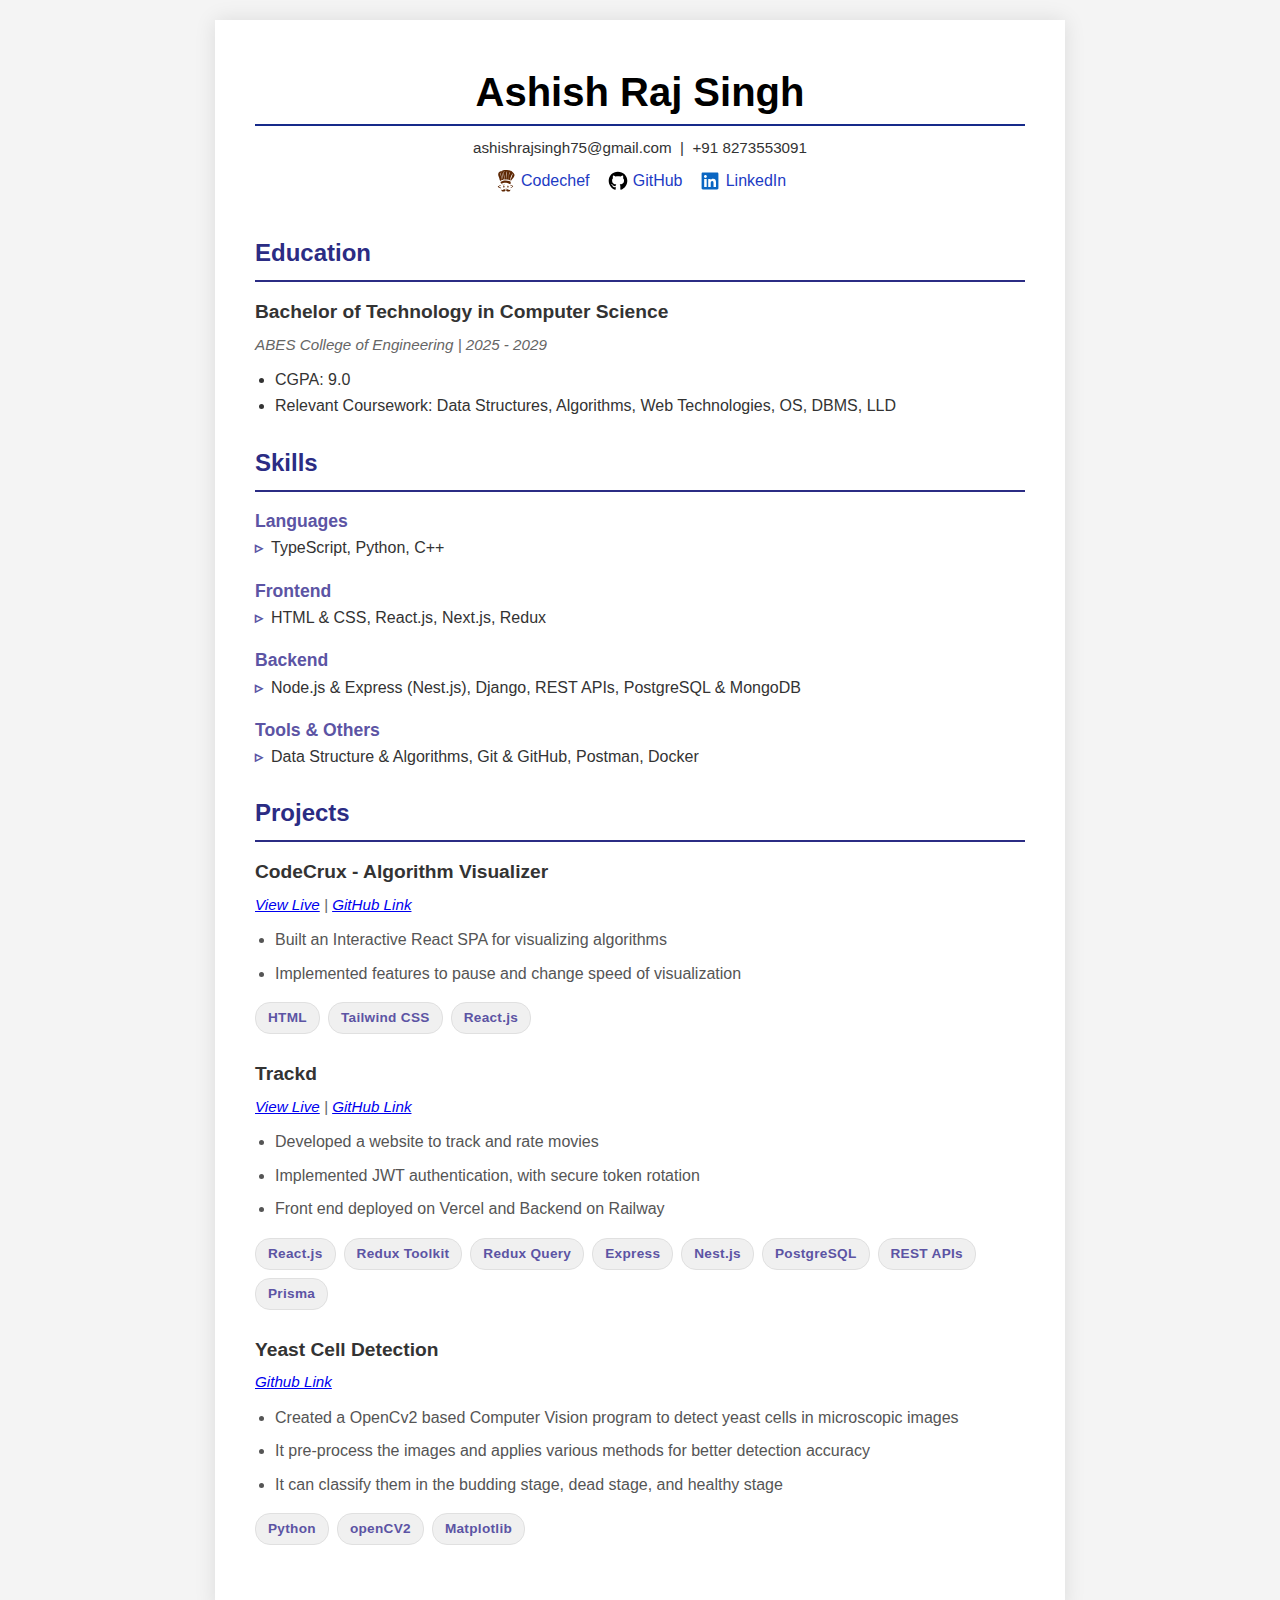
<file: index.html>
<!DOCTYPE html>
<html lang="en">
<head>
    <meta charset="UTF-8">
    <meta name="viewport" content="width=device-width, initial-scale=1.0">
    <title>Ashish Raj Singh - Resume</title>
    <link rel="stylesheet" href="style.css">
</head>
<body>
    <div class="container">
        <header>
            <h1>Ashish Raj Singh</h1>
            <div class="contact">
                <span>ashishrajsingh75@gmail.com &nbsp;| &nbsp; </span>
                <span> +91 8273553091</span>
            </div>
            <div class="links">
                <a href="https://codechef.com/users/ashish" target="_blank">
                    <span class="icon codechef">
                        <svg xmlns="http://www.w3.org/2000/svg" x="0px" y="0px" width="25" height="25" viewBox="0 0 50 50">
                            <path d="M 23.669922 1.90625 C 22.879812 1.920375 22.080187 1.9802031 21.273438 2.0957031 C 20.087438 2.3537031 18.941969 2.7705937 17.917969 3.3085938 C 16.627969 3.8945937 15.293891 4.4999375 14.087891 4.5859375 C 14.026891 4.5899375 13.967203 4.6002344 13.908203 4.6152344 C 12.222203 5.0502344 10.768031 6.0914844 9.8320312 7.5214844 L 9.6816406 7.7402344 C 9.6506406 7.7862344 9.6216563 7.8347656 9.5976562 7.8847656 C 8.7726563 9.6107656 8.5530469 11.587484 8.9980469 13.521484 C 9.2840469 14.456484 9.6250781 15.354609 9.9550781 16.224609 L 10.056641 16.488281 C 10.827641 18.297281 11.387656 20.197719 11.722656 22.136719 C 11.739656 22.234719 11.770453 22.329969 11.814453 22.417969 C 12.143453 23.069969 12.400891 23.756141 12.587891 24.494141 C 12.640891 24.678141 12.697906 24.868641 12.753906 25.056641 C 13.815906 24.122641 15.093094 23.414625 16.496094 22.890625 C 15.624094 20.632625 15.077609 18.028406 14.599609 15.691406 C 13.993609 12.720406 13.475563 10.186672 12.476562 9.3886719 C 12.357563 9.2276719 12.277094 9.04175 12.246094 8.84375 C 12.211094 8.46575 12.289703 8.0859531 12.470703 7.7519531 C 12.642703 7.3799531 12.907234 7.0564063 13.240234 6.8164062 C 13.450234 6.6714063 13.693313 6.5799219 13.945312 6.5449219 L 13.945312 6.59375 C 13.694313 6.62875 13.454094 6.7202344 13.246094 6.8652344 C 13.025094 7.1412344 12.82825 7.4351406 12.65625 7.7441406 C 12.16525 8.7271406 13.201844 8.6798437 13.589844 9.2148438 C 14.599844 10.028844 14.682922 12.697688 15.294922 15.679688 C 15.768922 17.994688 16.047938 20.574453 16.710938 22.814453 C 17.481938 22.539453 18.284281 22.317437 19.113281 22.148438 C 18.018281 19.621437 17.753578 16.688797 17.517578 13.966797 C 17.255578 11.050797 17.020594 8.3734688 15.808594 6.7304688 C 15.602594 6.5004687 15.497531 6.198625 15.519531 5.890625 C 15.543531 5.747625 15.623187 5.6191563 15.742188 5.5351562 C 15.876188 5.4411562 16.032312 5.3840937 16.195312 5.3710938 C 16.717312 5.3290938 17.237063 5.4723906 17.664062 5.7753906 L 17.644531 5.7988281 C 17.651531 5.8038281 17.657062 5.8065 17.664062 5.8125 L 17.630859 5.8125 L 17.642578 5.7988281 C 17.341578 5.5568281 16.945313 5.4685 16.570312 5.5625 C 16.420313 5.5785 16.275391 5.6308438 16.150391 5.7148438 C 16.039391 5.7878438 15.964359 5.9051094 15.943359 6.0371094 C 15.943359 6.2341094 15.790359 6.2668125 15.943359 6.6328125 C 17.166359 8.2708125 18.127422 11.039938 18.357422 13.960938 C 18.597422 16.673938 18.438922 19.597281 19.294922 22.113281 C 20.224922 21.932281 21.176672 21.811094 22.138672 21.746094 C 21.036672 18.087094 20.333125 14.317047 20.078125 10.498047 C 19.955125 8.9340469 20.081219 7.3619375 20.449219 5.8359375 C 20.804219 4.6239375 21.426578 3.8245938 22.392578 3.6835938 C 22.745578 3.6375938 23.104266 3.6637656 23.447266 3.7597656 L 23.447266 3.8105469 C 23.099266 3.7465469 22.741438 3.75775 22.398438 3.84375 C 21.590438 4.02975 21.688203 4.530875 21.158203 5.671875 C 20.745203 7.138875 20.611625 8.6705 20.765625 10.1875 C 21.305625 13.7195 21.943875 18.24175 22.546875 21.71875 C 23.554875 21.66675 24.565641 21.669563 25.556641 21.726562 C 24.767641 15.886563 24.091797 9.089375 27.466797 4.109375 L 27.511719 4.109375 C 26.031719 8.057375 25.829297 15.576953 25.654297 18.001953 C 25.595297 18.814953 25.653703 20.329375 25.720703 21.734375 C 27.140703 21.823375 28.515297 22.013344 29.779297 22.277344 C 29.764297 19.787344 29.928781 17.300937 30.300781 14.835938 C 30.838781 11.285938 32.062297 7.8739687 33.904297 4.7929688 L 33.904297 4.8417969 C 33.369297 8.9047969 31.327359 10.805219 30.568359 14.824219 C 30.341359 17.194219 30.104359 19.825406 29.943359 22.316406 C 30.680359 22.475406 31.383344 22.655375 32.027344 22.859375 C 32.600344 23.041375 33.202203 23.267203 33.783203 23.533203 C 34.167203 17.161203 37.437297 10.003234 39.279297 9.6152344 C 37.739297 14.358234 35.93675 19.000547 34.09375 23.685547 C 34.58275 23.927547 35.042359 24.203719 35.443359 24.511719 C 36.259359 23.019719 37.448422 21.569156 38.607422 20.160156 C 40.732422 17.577156 42.930234 14.906875 42.740234 11.921875 C 42.731234 11.785875 42.695766 11.65225 42.634766 11.53125 C 42.321766 10.91525 41.971109 10.315578 41.537109 9.6425781 L 41.453125 9.5078125 C 41.352125 9.3498125 41.250484 9.1939219 41.146484 9.0449219 C 41.068484 8.9329219 40.989156 8.8266563 40.910156 8.7226562 L 40.824219 8.609375 C 40.665219 8.397375 40.50675 8.1863281 40.34375 7.9863281 C 40.25575 7.8803281 40.168734 7.7794375 40.052734 7.6484375 C 39.871734 7.4404375 39.691813 7.2398281 39.507812 7.0488281 L 39.265625 6.8027344 C 39.052625 6.5917344 38.838906 6.3910313 38.628906 6.2070312 L 38.474609 6.0742188 C 35.815609 3.8062188 33.084875 3.2097031 31.421875 2.8457031 L 30.494141 2.6367188 C 28.328141 2.2212187 26.04025 1.863875 23.669922 1.90625 z M 24.412109 23.710938 C 20.158887 23.651855 15.757813 24.596484 13.460938 27.177734 L 14.40625 29.886719 C 14.50025 30.156719 14.706703 30.372469 14.970703 30.480469 C 15.235703 30.591469 15.532063 30.582031 15.789062 30.457031 C 18.412063 29.183031 24.552391 26.200047 33.025391 31.498047 C 33.187391 31.599047 33.371641 31.650391 33.556641 31.650391 C 33.691641 31.650391 33.826125 31.624359 33.953125 31.568359 C 34.255125 31.437359 34.474109 31.16675 34.537109 30.84375 C 34.742109 29.80075 34.815047 28.126672 34.748047 26.763672 L 34.767578 26.675781 C 34.572578 26.246781 33.593922 25.457625 31.419922 24.765625 C 29.462797 24.143875 26.964043 23.746387 24.412109 23.710938 z M 18.058594 32.380859 L 17.605469 32.685547 C 17.797469 33.007547 18.045891 33.292344 18.337891 33.527344 C 18.567891 33.671344 18.836422 33.741516 19.107422 33.728516 C 19.246422 33.727516 19.383578 33.708922 19.517578 33.669922 L 21.029297 33.123047 C 21.132297 33.083047 21.241563 33.0625 21.351562 33.0625 C 21.517563 33.0515 21.683266 33.096453 21.822266 33.189453 C 22.013266 33.345453 22.1785 33.528375 22.3125 33.734375 L 22.742188 33.494141 L 22.742188 33.482422 C 22.556188 33.193422 22.323688 32.937609 22.054688 32.724609 C 21.838687 32.574609 21.581359 32.495 21.318359 32.5 C 21.230359 32.498 21.141547 32.514828 21.060547 32.548828 L 19.423828 33.095703 C 19.319828 33.127703 19.210562 33.141672 19.101562 33.138672 C 18.907563 33.152672 18.713688 33.099328 18.554688 32.986328 C 18.355687 32.813328 18.188594 32.608859 18.058594 32.380859 z M 34.849609 33.470703 C 34.693609 33.484703 34.550172 33.561594 34.451172 33.683594 C 34.332172 33.784594 34.256281 33.926031 34.238281 34.082031 C 34.227281 34.116031 34.227281 34.1535 34.238281 34.1875 C 34.590281 34.5595 35.040109 34.821312 35.537109 34.945312 C 36.034109 35.098312 36.531578 35.245813 37.017578 35.382812 C 37.509578 35.545812 37.927266 35.879266 38.197266 36.322266 C 38.202266 36.342266 38.202266 36.362812 38.197266 36.382812 C 38.197266 36.475813 37.973969 36.627703 37.542969 36.845703 C 37.324969 36.971703 36.997172 37.249062 36.451172 37.664062 C 36.110172 37.943063 35.745375 38.190344 35.359375 38.402344 C 35.031375 38.548344 34.743438 38.773641 34.523438 39.056641 C 34.518437 39.061641 34.513766 39.066266 34.509766 39.072266 C 34.335766 39.272266 34.356641 39.577953 34.556641 39.751953 C 34.660641 39.851953 34.800313 39.906297 34.945312 39.904297 C 35.048313 39.902297 35.149234 39.876125 35.240234 39.828125 C 35.944234 39.384125 36.620625 38.896141 37.265625 38.369141 C 37.919625 37.827141 38.602594 37.318703 39.308594 36.845703 C 39.701594 36.605703 39.892578 36.354656 39.892578 36.097656 C 39.879578 35.925656 39.785625 35.769734 39.640625 35.677734 C 38.798802 34.921852 37.805588 34.360571 36.728516 34.023438 L 35.935547 33.679688 C 35.668547 33.558687 35.381844 33.487703 35.089844 33.470703 C 35.009844 33.459703 34.928609 33.459703 34.849609 33.470703 z M 13.066406 33.527344 C 12.368406 34.051344 11.604922 34.480688 10.794922 34.804688 C 9.9919219 35.135688 9.2312969 35.561266 8.5292969 36.072266 C 8.1882969 36.377266 7.9894219 36.810578 7.9824219 37.267578 C 8.0224219 37.440578 8.1455469 37.584391 8.3105469 37.650391 C 8.4575469 37.699391 8.6117656 37.758359 8.7597656 37.818359 C 10.252766 38.451359 11.653844 39.133328 12.964844 39.861328 C 13.138844 39.987328 13.302078 40.125391 13.455078 40.275391 C 13.555078 40.319391 13.662484 40.341797 13.771484 40.341797 C 14.040484 40.343797 14.302766 40.251078 14.509766 40.080078 C 14.720766 39.930078 14.831828 39.676922 14.798828 39.419922 C 14.807828 39.230922 14.694531 39.056328 14.519531 38.986328 L 12.259766 37.992188 C 11.509766 37.674188 10.778219 37.309391 10.074219 36.900391 C 10.568219 36.285391 11.234328 35.829844 11.986328 35.589844 C 12.733328 35.348844 13.422719 34.9565 14.011719 34.4375 C 14.096719 34.3565 14.143578 34.243953 14.142578 34.126953 C 14.138578 33.961953 14.060687 33.807031 13.929688 33.707031 C 13.773687 33.587031 13.581766 33.523344 13.384766 33.527344 L 13.066406 33.527344 z M 28.869141 35.072266 C 28.429141 35.056266 27.999828 35.215672 27.673828 35.513672 C 27.306828 35.876672 27.152672 36.40225 27.263672 36.90625 C 27.313672 37.38225 27.504547 37.833172 27.810547 38.201172 C 28.068547 38.545172 28.472344 38.746094 28.902344 38.746094 C 29.184344 38.742094 29.460078 38.668297 29.705078 38.529297 C 30.242078 38.145297 30.524406 37.496797 30.441406 36.841797 C 30.414406 36.104797 30.240484 35.607187 29.896484 35.367188 C 29.592484 35.165188 29.234141 35.062266 28.869141 35.072266 z M 20.394531 35.109375 C 19.954531 35.092375 19.525219 35.249875 19.199219 35.546875 C 18.830219 35.908875 18.673203 36.434453 18.783203 36.939453 C 18.836203 37.414453 19.027078 37.864375 19.330078 38.234375 C 19.587078 38.578375 19.991875 38.780297 20.421875 38.779297 C 20.703875 38.774297 20.978609 38.7005 21.224609 38.5625 C 21.715609 38.2675 21.957031 37.71 21.957031 36.875 C 22.020031 36.327 21.821875 35.780391 21.421875 35.400391 C 21.117875 35.199391 20.758531 35.098375 20.394531 35.109375 z M 20.373047 36.283203 C 20.675047 36.283203 20.919922 36.528078 20.919922 36.830078 C 20.919922 37.132078 20.675047 37.376953 20.373047 37.376953 C 20.071047 37.376953 19.826172 37.132078 19.826172 36.830078 C 19.826172 36.528078 20.071047 36.283203 20.373047 36.283203 z M 28.695312 36.345703 C 28.996312 36.344703 29.242188 36.588625 29.242188 36.890625 C 29.242188 37.192625 28.996312 37.4375 28.695312 37.4375 C 28.393313 37.4375 28.150391 37.192625 28.150391 36.890625 C 28.150391 36.588625 28.393312 36.345703 28.695312 36.345703 z M 23.404297 40.179688 C 23.392297 40.191688 23.384906 40.205656 23.378906 40.222656 L 23.378906 40.267578 C 23.453906 40.476578 23.548109 40.676187 23.662109 40.867188 C 23.765109 41.050187 23.894922 41.219234 24.044922 41.365234 C 24.179922 41.506234 24.337672 41.622984 24.513672 41.708984 C 24.686672 41.781984 24.872547 41.822125 25.060547 41.828125 L 25.082031 41.851562 C 25.233031 41.852562 25.382438 41.824531 25.523438 41.769531 C 25.658438 41.714531 25.786297 41.643594 25.904297 41.558594 C 26.016297 41.468594 26.121797 41.370672 26.216797 41.263672 C 26.306797 41.161672 26.386078 41.052547 26.455078 40.935547 C 26.521078 40.832547 26.580859 40.725281 26.630859 40.613281 C 26.669859 40.532281 26.701609 40.449281 26.724609 40.363281 L 26.724609 40.314453 C 26.713609 40.299453 26.704266 40.282625 26.697266 40.265625 C 26.555266 40.484625 26.378828 40.676891 26.173828 40.837891 C 26.016828 40.985891 25.829953 41.099875 25.626953 41.171875 C 25.421953 41.242875 25.205281 41.277391 24.988281 41.275391 C 24.803281 41.278391 24.618406 41.252219 24.441406 41.199219 C 24.289406 41.151219 24.147484 41.076469 24.021484 40.980469 C 23.893484 40.877469 23.777734 40.761813 23.677734 40.632812 C 23.572734 40.490812 23.480297 40.338688 23.404297 40.179688 z M 21.957031 42.275391 C 19.773031 42.390391 18.500125 45.195422 15.453125 42.607422 C 14.623125 47.576422 20.695406 48.069219 23.191406 45.824219 C 24.917406 44.284219 24.431031 42.138391 21.957031 42.275391 z M 26.960938 42.275391 C 24.875352 42.404019 24.549844 44.381406 26.167969 45.824219 C 28.663969 48.068219 34.734297 47.576422 33.904297 42.607422 C 30.857297 45.195422 29.585391 42.389391 27.400391 42.275391 C 27.245766 42.266828 27.099977 42.266815 26.960938 42.275391 z"></path>
</svg>
                    </span>
                    Codechef
                    </a>
                <a href="https://github.com/ashish757" target="_blank"  class="github">
                    <span class="icon">
                        <svg viewBox="0 0 640 640"><path d="M237.9 461.4C237.9 463.4 235.6 465 232.7 465C229.4 465.3 227.1 463.7 227.1 461.4C227.1 459.4 229.4 457.8 232.3 457.8C235.3 457.5 237.9 459.1 237.9 461.4zM206.8 456.9C206.1 458.9 208.1 461.2 211.1 461.8C213.7 462.8 216.7 461.8 217.3 459.8C217.9 457.8 216 455.5 213 454.6C210.4 453.9 207.5 454.9 206.8 456.9zM251 455.2C248.1 455.9 246.1 457.8 246.4 460.1C246.7 462.1 249.3 463.4 252.3 462.7C255.2 462 257.2 460.1 256.9 458.1C256.6 456.2 253.9 454.9 251 455.2zM316.8 72C178.1 72 72 177.3 72 316C72 426.9 141.8 521.8 241.5 555.2C254.3 557.5 258.8 549.6 258.8 543.1C258.8 536.9 258.5 502.7 258.5 481.7C258.5 481.7 188.5 496.7 173.8 451.9C173.8 451.9 162.4 422.8 146 415.3C146 415.3 123.1 399.6 147.6 399.9C147.6 399.9 172.5 401.9 186.2 425.7C208.1 464.3 244.8 453.2 259.1 446.6C261.4 430.6 267.9 419.5 275.1 412.9C219.2 406.7 162.8 398.6 162.8 302.4C162.8 274.9 170.4 261.1 186.4 243.5C183.8 237 175.3 210.2 189 175.6C209.9 169.1 258 202.6 258 202.6C278 197 299.5 194.1 320.8 194.1C342.1 194.1 363.6 197 383.6 202.6C383.6 202.6 431.7 169 452.6 175.6C466.3 210.3 457.8 237 455.2 243.5C471.2 261.2 481 275 481 302.4C481 398.9 422.1 406.6 366.2 412.9C375.4 420.8 383.2 435.8 383.2 459.3C383.2 493 382.9 534.7 382.9 542.9C382.9 549.4 387.5 557.3 400.2 555C500.2 521.8 568 426.9 568 316C568 177.3 455.5 72 316.8 72zM169.2 416.9C167.9 417.9 168.2 420.2 169.9 422.1C171.5 423.7 173.8 424.4 175.1 423.1C176.4 422.1 176.1 419.8 174.4 417.9C172.8 416.3 170.5 415.6 169.2 416.9zM158.4 408.8C157.7 410.1 158.7 411.7 160.7 412.7C162.3 413.7 164.3 413.4 165 412C165.7 410.7 164.7 409.1 162.7 408.1C160.7 407.5 159.1 407.8 158.4 408.8zM190.8 444.4C189.2 445.7 189.8 448.7 192.1 450.6C194.4 452.9 197.3 453.2 198.6 451.6C199.9 450.3 199.3 447.3 197.3 445.4C195.1 443.1 192.1 442.8 190.8 444.4zM179.4 429.7C177.8 430.7 177.8 433.3 179.4 435.6C181 437.9 183.7 438.9 185 437.9C186.6 436.6 186.6 434 185 431.7C183.6 429.4 181 428.4 179.4 429.7z"/></svg>
                    </span>
                    GitHub
                </a>
                <a href="https://linkedin.com/in/ashishrajsingh" target="_blank">
                    <span class="icon linkedin">
                        <svg xmlns="http://www.w3.org/2000/svg" viewBox="0 0 640 640"><path d="M512 96L127.9 96C110.3 96 96 110.5 96 128.3L96 511.7C96 529.5 110.3 544 127.9 544L512 544C529.6 544 544 529.5 544 511.7L544 128.3C544 110.5 529.6 96 512 96zM231.4 480L165 480L165 266.2L231.5 266.2L231.5 480L231.4 480zM198.2 160C219.5 160 236.7 177.2 236.7 198.5C236.7 219.8 219.5 237 198.2 237C176.9 237 159.7 219.8 159.7 198.5C159.7 177.2 176.9 160 198.2 160zM480.3 480L413.9 480L413.9 376C413.9 351.2 413.4 319.3 379.4 319.3C344.8 319.3 339.5 346.3 339.5 374.2L339.5 480L273.1 480L273.1 266.2L336.8 266.2L336.8 295.4L337.7 295.4C346.6 278.6 368.3 260.9 400.6 260.9C467.8 260.9 480.3 305.2 480.3 362.8L480.3 480z"/></svg>
                    </span>
                    LinkedIn</a>
                    

            </div>
        </header>

        <div class="content">

            <!-- Education -->
            <section class="education">
                <h2>Education</h2>
                
                <div class="education-item">
                    <h3>Bachelor of Technology in Computer Science</h3>
                    <div class="meta">ABES College of Engineering | 2025 - 2029</div>
                    <ul>
                        <li>CGPA: 9.0</li>
                        <li>Relevant Coursework: Data Structures, Algorithms, Web Technologies, OS, DBMS, LLD</li>
                    </ul>
                </div>
            </section>

            <!-- Skills -->
            <section class="skills">
                <h2>Skills</h2>
                    <div class="skill-category">
                        <h3>Languages</h3>
                        <p>TypeScript, Python, C++</p>
                    </div>
                    <div class="skill-category">
                        <h3>Frontend</h3>
                        <p>HTML & CSS, React.js, Next.js, Redux</p>
                    </div>
                    <div class="skill-category">
                        <h3>Backend</h3>
                        <p>Node.js & Express (Nest.js), Django, REST APIs, PostgreSQL & MongoDB</p>
                    </div>
                    <div class="skill-category">
                        <h3>Tools & Others</h3>
                        <p>Data Structure & Algorithms, Git & GitHub, Postman, Docker</p>
                    </div>
            </section>

            <!-- Projects -->
            <section class="projects">
                <h2>Projects</h2>
                
                <div class="project-item">
                    <h3>CodeCrux - Algorithm Visualizer</h3>
                    <div class="meta"><a href="https://ashish757.github.io/codecrux/" target="_blank">View Live</a> | <a href="https://github.com/ashish757/codecrux" target="_blank">GitHub Link</a></div>
                    <ul>
                        <li>Built an Interactive React SPA for visualizing algorithms</li>
                        <li>Implemented features to pause and change speed of visualization</li>
                    </ul>
                    <div class="tech-stack">
                        <span>HTML</span>
                        <span>Tailwind CSS</span>
                        <span>React.js</span>
                    </div>
                </div>

                <div class="project-item">
                    <h3>Trackd</h3>
                    <div class="meta"><a href="https://trackd-ten.vercel.app" target="_blank">View Live</a> | <a href="https://github.com/ashish757/trackd" target="_blank">GitHub Link</a></div>
                    <ul>
                        <li>Developed a website to track and rate movies</li>
                        <li>Implemented JWT authentication, with secure token rotation</li>
                        <li>Front end deployed on Vercel and Backend on Railway</li>
                    </ul>
                    <div class="tech-stack">
                        <span>React.js</span>
                        <span>Redux Toolkit</span>
                        <span>Redux Query</span>

                        <span>Express</span>
                        <span>Nest.js</span>
                        <span>PostgreSQL</span>
                        <span>REST APIs</span>
                        <span>Prisma</span>
                    </div>
                </div>

                <div class="project-item">
                    <h3>Yeast Cell Detection</h3>
                    <div class="meta"><a href="https://github.com/ashish757/yeast-cell-detection" target="_blank">Github Link</a></div>
                    <ul>
                        <li>Created a OpenCv2 based Computer Vision program to detect yeast cells in microscopic images</li>
                        <li>It pre-process the images and applies various methods for better detection accuracy</li>
                        <li>It can classify them in the budding stage, dead stage, and healthy stage</li>
                    </ul>
                    <div class="tech-stack">
                        <span>Python</span>
                        <span>openCV2</span>
                        <span>Matplotlib</span>
                    </div>
                </div>
            </section>

        </div>
    </div>
</body>
</html>
</file>
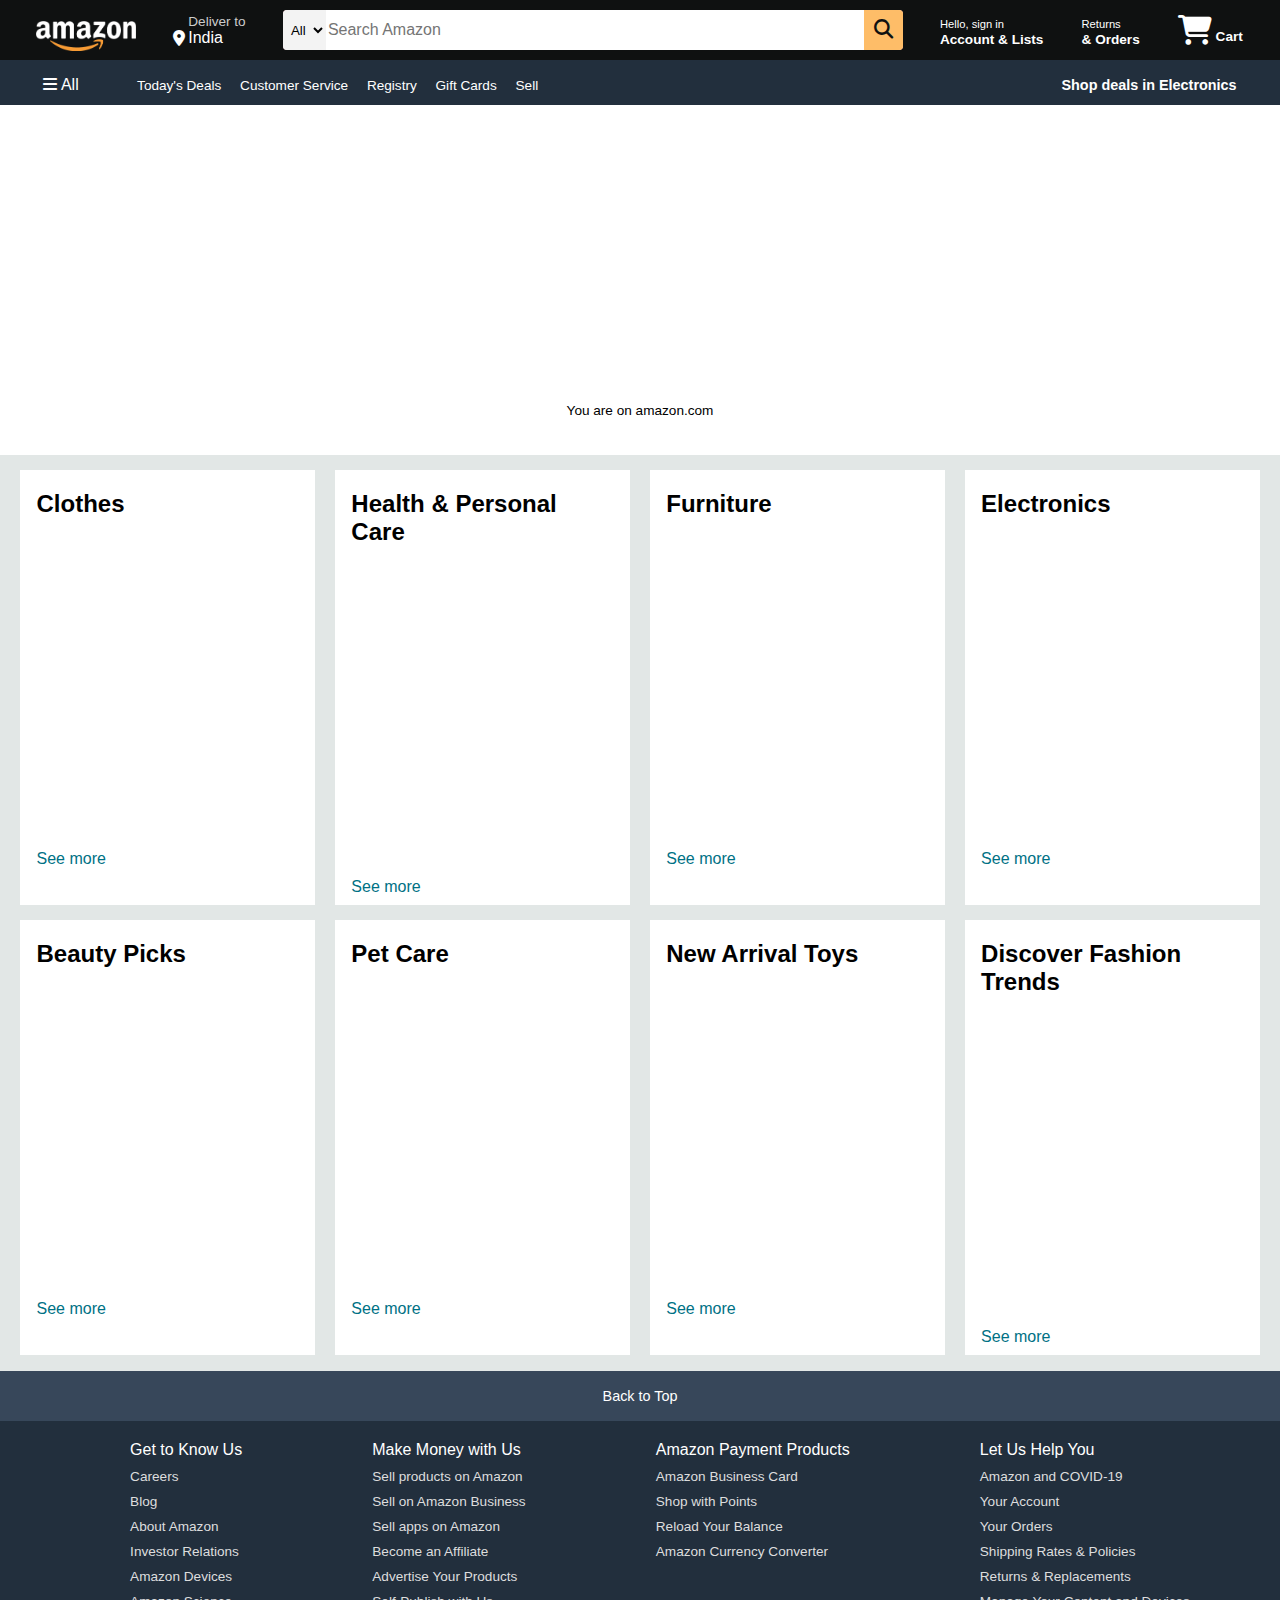
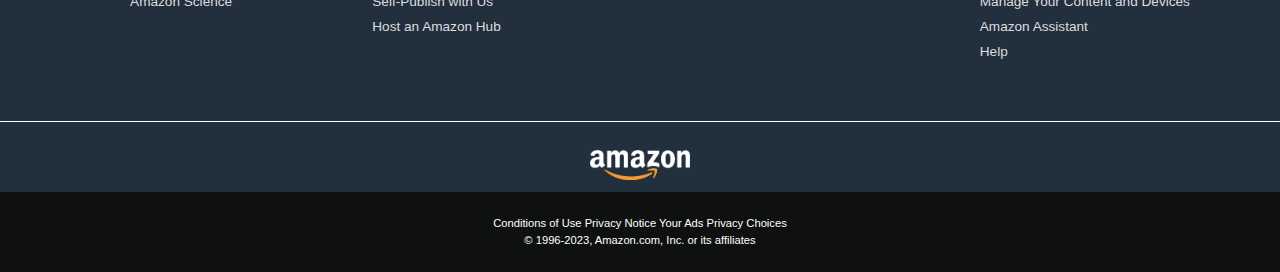
<file: project/index.html>
<!DOCTYPE html>
<html lang="en">
<head>
    <meta charset="UTF-8">
    <meta name="viewport" content="width=device-width, initial-scale=1.0">
    <title>Amazon Clone</title>
    <link rel="stylesheet" href="https://cdnjs.cloudflare.com/ajax/libs/font-awesome/6.4.0/css/all.min.css">
    <link rel="stylesheet" href="style.css">
</head>
<body>
    <header>
        <nav class="navbar">
            <div class="nav-logo">
                <div class="logo"></div>
            </div>

            <div class="nav-address border">
                <p class="add-first">Deliver to</p>
                <div class="add-icon">
                    <i class="fa-solid fa-location-dot"></i>
                    <p class="add-second">India</p>
                </div>
            </div>

            <div class="nav-search">
                <select class="search-select">
                    <option>All</option>
                </select>
                <input placeholder="Search Amazon" class="search-input">
                <div class="search-icon">
                    <i class="fa-solid fa-magnifying-glass"></i>
                </div>
            </div>

            <div class="nav-signin border">
                <p><span>Hello, sign in</span></p>
                <p class="nav-second">Account & Lists</p>
            </div>

            <div class="nav-return border">
                <p><span>Returns</span></p>
                <p class="nav-second">& Orders</p>
            </div>

            <div class="nav-cart border">
                <i class="fa-solid fa-cart-shopping"></i>
                Cart
            </div>
        </nav>

        <div class="panel">
            <div class="panel-all">
                <i class="fa-solid fa-bars"></i>
                All
            </div>
            <div class="panel-ops">
                <p>Today's Deals</p>
                <p>Customer Service</p>
                <p>Registry</p>
                <p>Gift Cards</p>
                <p>Sell</p>
            </div>
            <div class="panel-deals">
                Shop deals in Electronics
            </div>
        </div>
    </header>

    <div class="hero-section">
        <div class="hero-msg">
            <p>You are on amazon.com</p>
        </div>
    </div>
    <form action="" target=""></form>

    <div class="shop-section">
        <div class="box">
            <div class="box-content">
                <h2>Clothes</h2>
                <div class="box-img" style="background-image: url('https://images.unsplash.com/photo-1523381210434-271e8be1f52b?ixlib=rb-4.0.3&auto=format&fit=crop&w=400&q=80');"></div>
                <p>See more</p>
            </div>
        </div>
        <div class="box">
            <div class="box-content">
                <h2>Health & Personal Care</h2>
                <div class="box-img" style="background-image: url('https://images.unsplash.com/photo-1521572163474-6864f9cf17ab?q=80&w=1180&auto=format&fit=crop&ixlib=rb-4.1.0&ixid=M3wxMjA3fDB8MHxwaG90by1wYWdlfHx8fGVufDB8fHx8fA%3D%3D');"></div>
                <p>See more</p>
            </div>
        </div>
        <div class="box">
            <div class="box-content">
                <h2>Furniture</h2>
                <div class="box-img" style="background-image: url('https://images.unsplash.com/photo-1555041469-a586c61ea9bc?ixlib=rb-4.0.3&auto=format&fit=crop&w=400&q=80');"></div>
                <p>See more</p>
            </div>
        </div>
        <div class="box">
            <div class="box-content">
                <h2>Electronics</h2>
                <div class="box-img" style="background-image: url('https://plus.unsplash.com/premium_photo-1681302427948-2fd0eca629b1?q=80&w=1035&auto=format&fit=crop&ixlib=rb-4.1.0&ixid=M3wxMjA3fDB8MHxwaG90by1wYWdlfHx8fGVufDB8fHx8fA%3D%3D');"></div>
                <p>See more</p>
            </div>
        </div>
        <div class="box">
            <div class="box-content">
                <h2>Beauty Picks</h2>
                <div class="box-img" style="background-image: url('https://images.unsplash.com/photo-1660855551550-2696677aaf28?q=80&w=1770&auto=format&fit=crop&ixlib=rb-4.1.0&ixid=M3wxMjA3fDB8MHxwaG90by1wYWdlfHx8fGVufDB8fHx8fA%3D%3D');"></div>
                <p>See more</p>
            </div>
        </div>
        <div class="box">
            <div class="box-content">
                <h2>Pet Care</h2>
                <div class="box-img" style="background-image: url('https://plus.unsplash.com/premium_photo-1669652639337-c513cc42ead6?q=80&w=987&auto=format&fit=crop&ixlib=rb-4.1.0&ixid=M3wxMjA3fDB8MHxwaG90by1wYWdlfHx8fGVufDB8fHx8fA%3D%3D');"></div>
                <p>See more</p>
            </div>
        </div>
        <div class="box">
            <div class="box-content">
                <h2>New Arrival Toys</h2>
                <div class="box-img" style="background-image: url('https://plus.unsplash.com/premium_photo-1663841374622-c331258362b0?q=80&w=987&auto=format&fit=crop&ixlib=rb-4.1.0&ixid=M3wxMjA3fDB8MHxwaG90by1wYWdlfHx8fGVufDB8fHx8fA%3D%3D');"></div>
                <p>See more</p>
            </div>
        </div>
        <div class="box">
            <div class="box-content">
                <h2>Discover Fashion Trends</h2>
                <div class="box-img" style="background-image: url('https://images.unsplash.com/photo-1483985988355-763728e1935b?ixlib=rb-4.0.3&auto=format&fit=crop&w=400&q=80');"></div>
                <p>See more</p>
            </div>
        </div>
    </div>

    <footer>
        <div class="foot-panel1">
           <a href="#">Back to Top</a>
        </div>
        <div class="foot-panel2">
            <ul>
                <p>Get to Know Us</p>
                <a>Careers</a>
                <a>Blog</a>
                <a>About Amazon</a>
                <a>Investor Relations</a>
                <a>Amazon Devices</a>
                <a>Amazon Science</a>
            </ul>
            <ul>
                <p>Make Money with Us</p>
                <a>Sell products on Amazon</a>
                <a>Sell on Amazon Business</a>
                <a>Sell apps on Amazon</a>
                <a>Become an Affiliate</a>
                <a>Advertise Your Products</a>
                <a>Self-Publish with Us</a>
                <a>Host an Amazon Hub</a>
            </ul>
            <ul>
                <p>Amazon Payment Products</p>
                <a>Amazon Business Card</a>
                <a>Shop with Points</a>
                <a>Reload Your Balance</a>
                <a>Amazon Currency Converter</a>
            </ul>
            <ul>
                <p>Let Us Help You</p>
                <a>Amazon and COVID-19</a>
                <a>Your Account</a>
                <a>Your Orders</a>
                <a>Shipping Rates & Policies</a>
                <a>Returns & Replacements</a>
                <a>Manage Your Content and Devices</a>
                <a>Amazon Assistant</a>
                <a>Help</a>
            </ul>
        </div>
        <div class="foot-panel3">
            <div class="logo"></div>
        </div>
        <div class="foot-panel4">
            <div class="pages">
                <a>Conditions of Use</a>
                <a>Privacy Notice</a>
                <a>Your Ads Privacy Choices</a>
            </div>
            <div class="copyright">
                © 1996-2023, Amazon.com, Inc. or its affiliates
            </div>
        </div>
    </footer>
</body>
</html>
</file>
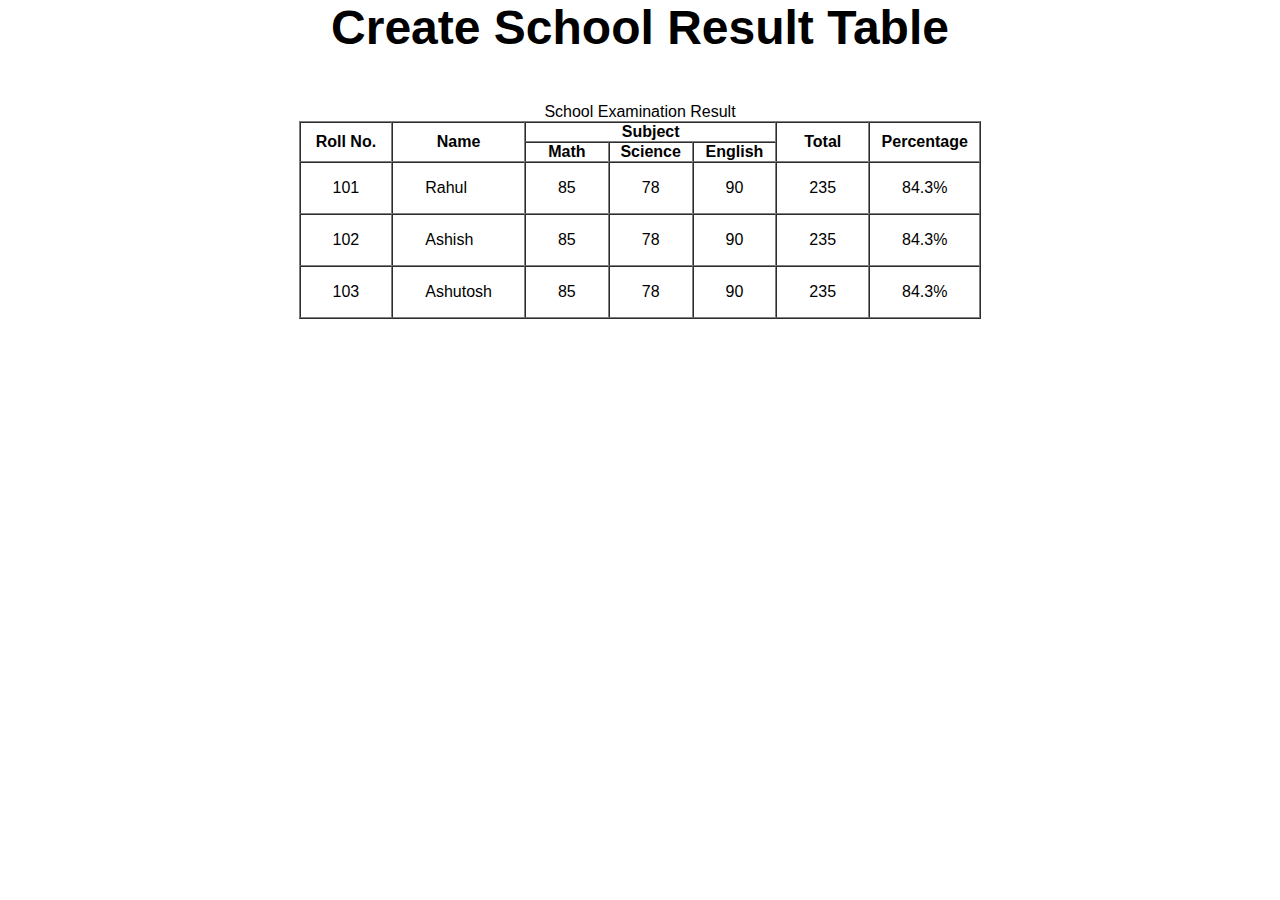
<file: external-practical.html>
<!DOCTYPE html>
<html>
<head>
  <title>School Result Table</title>
<meta charset="UTF-8">
  <meta name="viewport" content="width=device-width, initial-scale=1.0">
  <style >
   * {
    margin: 0;
    padding: 0;
    box-sizing: border-box;
   }
   body {
    font-family: verdana, sans-serif;
    min-height: 100vh;
    display: flex;
    align-items: center;
    flex-direction: column;
   }
   td {
    padding: 1rem 2rem;
   }
   .title {
    font-size: 3rem;
    margin-bottom: 3rem;
   }
  </style>
</head>
<body>
  <h1 class="title">Create School Result Table</h1>
  <table border="1" cellspacing="0">
    <caption>School Examination Result</caption>
    <tr>
      <th rowspan="2">Roll No.</th>
      <th rowspan="2">Name</th>
      <th colspan="3"> Subject</th>
      <th rowspan="2">Total</th>
      <th rowspan="2">Percentage</th>
    </tr>
    <tr>
      <th>Math</th>
      <th>Science</th>
      <th>English</th>
    </tr>
    <tr>
      <td>101</td>
      <td>Rahul</td>
      <td>85</td>
      <td>78</td>     
      <td>90</td>
      <td>235</td>
      <td>84.3%</td>
    </tr>
    <tr>
      <td>102</td>
      <td>Ashish</td>
      <td>85</td>
      <td>78</td>     
      <td>90</td>
      <td>235</td>
      <td>84.3%</td>
    </tr>
    <tr>
      <td>103</td>
      <td>Ashutosh</td>
      <td>85</td>
      <td>78</td>     
      <td>90</td>
      <td>235</td>
      <td>84.3%</td>
    </tr>
  </table>

</body>
</html>
</file>
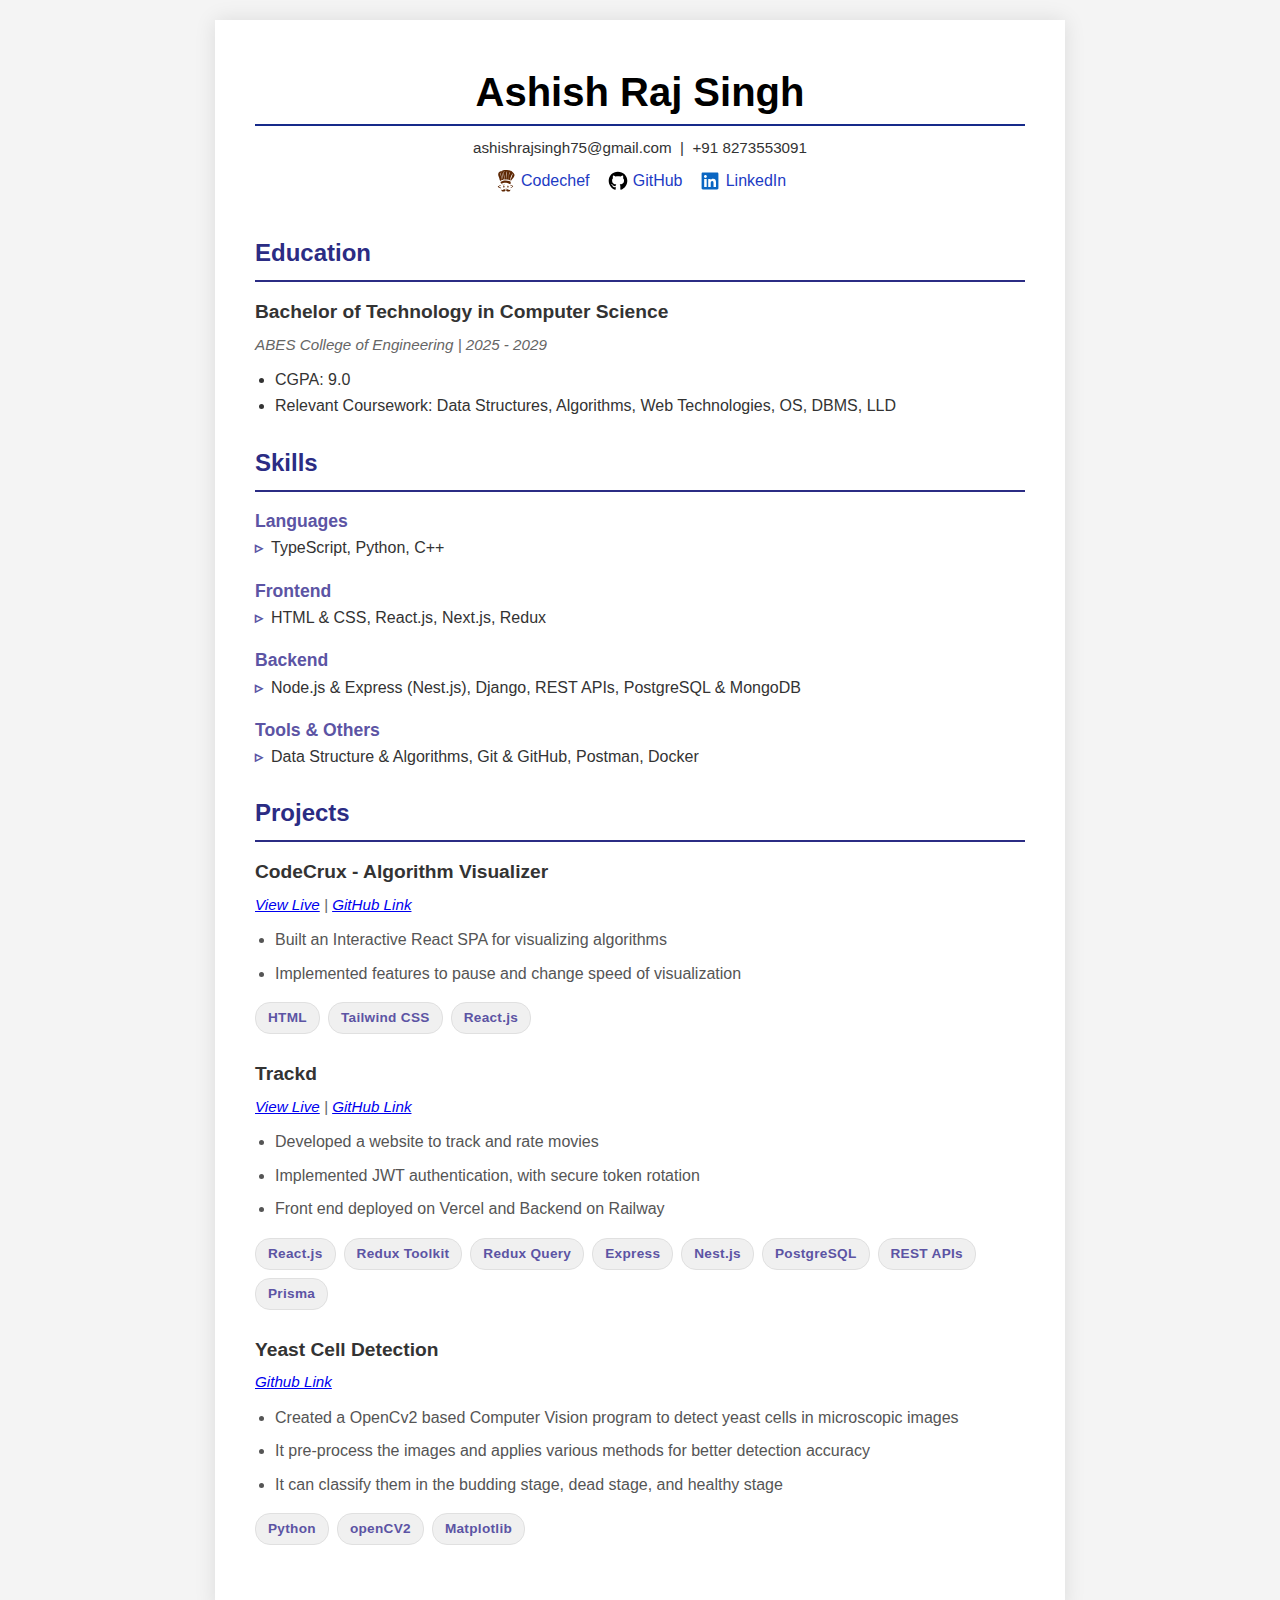
<file: ST-1.html>
<!DOCTYPE html>
<html lang="en">
<head>
    <meta charset="UTF-8">
    <meta name="viewport" content="width=device-width, initial-scale=1.0">
    <title>Ashish Raj Singh - Resume</title>
    <link rel="stylesheet" href="style.css">
</head>
<body>
    <div class="container">
        <header>
            <h1>Ashish Raj Singh</h1>
            <div class="contact">
                <span>ashishrajsingh75@gmail.com &nbsp;| &nbsp; </span>
                <span> +91 8273553091</span>
            </div>
            <div class="links">
                <a href="https://codechef.com/users/ashish757" target="_blank">
                    <span class="icon codechef">
                        <svg xmlns="http://www.w3.org/2000/svg" x="0px" y="0px" width="25" height="25" viewBox="0 0 50 50">
                            <path d="M 23.669922 1.90625 C 22.879812 1.920375 22.080187 1.9802031 21.273438 2.0957031 C 20.087438 2.3537031 18.941969 2.7705937 17.917969 3.3085938 C 16.627969 3.8945937 15.293891 4.4999375 14.087891 4.5859375 C 14.026891 4.5899375 13.967203 4.6002344 13.908203 4.6152344 C 12.222203 5.0502344 10.768031 6.0914844 9.8320312 7.5214844 L 9.6816406 7.7402344 C 9.6506406 7.7862344 9.6216563 7.8347656 9.5976562 7.8847656 C 8.7726563 9.6107656 8.5530469 11.587484 8.9980469 13.521484 C 9.2840469 14.456484 9.6250781 15.354609 9.9550781 16.224609 L 10.056641 16.488281 C 10.827641 18.297281 11.387656 20.197719 11.722656 22.136719 C 11.739656 22.234719 11.770453 22.329969 11.814453 22.417969 C 12.143453 23.069969 12.400891 23.756141 12.587891 24.494141 C 12.640891 24.678141 12.697906 24.868641 12.753906 25.056641 C 13.815906 24.122641 15.093094 23.414625 16.496094 22.890625 C 15.624094 20.632625 15.077609 18.028406 14.599609 15.691406 C 13.993609 12.720406 13.475563 10.186672 12.476562 9.3886719 C 12.357563 9.2276719 12.277094 9.04175 12.246094 8.84375 C 12.211094 8.46575 12.289703 8.0859531 12.470703 7.7519531 C 12.642703 7.3799531 12.907234 7.0564063 13.240234 6.8164062 C 13.450234 6.6714063 13.693313 6.5799219 13.945312 6.5449219 L 13.945312 6.59375 C 13.694313 6.62875 13.454094 6.7202344 13.246094 6.8652344 C 13.025094 7.1412344 12.82825 7.4351406 12.65625 7.7441406 C 12.16525 8.7271406 13.201844 8.6798437 13.589844 9.2148438 C 14.599844 10.028844 14.682922 12.697688 15.294922 15.679688 C 15.768922 17.994688 16.047938 20.574453 16.710938 22.814453 C 17.481938 22.539453 18.284281 22.317437 19.113281 22.148438 C 18.018281 19.621437 17.753578 16.688797 17.517578 13.966797 C 17.255578 11.050797 17.020594 8.3734688 15.808594 6.7304688 C 15.602594 6.5004687 15.497531 6.198625 15.519531 5.890625 C 15.543531 5.747625 15.623187 5.6191563 15.742188 5.5351562 C 15.876188 5.4411562 16.032312 5.3840937 16.195312 5.3710938 C 16.717312 5.3290938 17.237063 5.4723906 17.664062 5.7753906 L 17.644531 5.7988281 C 17.651531 5.8038281 17.657062 5.8065 17.664062 5.8125 L 17.630859 5.8125 L 17.642578 5.7988281 C 17.341578 5.5568281 16.945313 5.4685 16.570312 5.5625 C 16.420313 5.5785 16.275391 5.6308438 16.150391 5.7148438 C 16.039391 5.7878438 15.964359 5.9051094 15.943359 6.0371094 C 15.943359 6.2341094 15.790359 6.2668125 15.943359 6.6328125 C 17.166359 8.2708125 18.127422 11.039938 18.357422 13.960938 C 18.597422 16.673938 18.438922 19.597281 19.294922 22.113281 C 20.224922 21.932281 21.176672 21.811094 22.138672 21.746094 C 21.036672 18.087094 20.333125 14.317047 20.078125 10.498047 C 19.955125 8.9340469 20.081219 7.3619375 20.449219 5.8359375 C 20.804219 4.6239375 21.426578 3.8245938 22.392578 3.6835938 C 22.745578 3.6375938 23.104266 3.6637656 23.447266 3.7597656 L 23.447266 3.8105469 C 23.099266 3.7465469 22.741438 3.75775 22.398438 3.84375 C 21.590438 4.02975 21.688203 4.530875 21.158203 5.671875 C 20.745203 7.138875 20.611625 8.6705 20.765625 10.1875 C 21.305625 13.7195 21.943875 18.24175 22.546875 21.71875 C 23.554875 21.66675 24.565641 21.669563 25.556641 21.726562 C 24.767641 15.886563 24.091797 9.089375 27.466797 4.109375 L 27.511719 4.109375 C 26.031719 8.057375 25.829297 15.576953 25.654297 18.001953 C 25.595297 18.814953 25.653703 20.329375 25.720703 21.734375 C 27.140703 21.823375 28.515297 22.013344 29.779297 22.277344 C 29.764297 19.787344 29.928781 17.300937 30.300781 14.835938 C 30.838781 11.285938 32.062297 7.8739687 33.904297 4.7929688 L 33.904297 4.8417969 C 33.369297 8.9047969 31.327359 10.805219 30.568359 14.824219 C 30.341359 17.194219 30.104359 19.825406 29.943359 22.316406 C 30.680359 22.475406 31.383344 22.655375 32.027344 22.859375 C 32.600344 23.041375 33.202203 23.267203 33.783203 23.533203 C 34.167203 17.161203 37.437297 10.003234 39.279297 9.6152344 C 37.739297 14.358234 35.93675 19.000547 34.09375 23.685547 C 34.58275 23.927547 35.042359 24.203719 35.443359 24.511719 C 36.259359 23.019719 37.448422 21.569156 38.607422 20.160156 C 40.732422 17.577156 42.930234 14.906875 42.740234 11.921875 C 42.731234 11.785875 42.695766 11.65225 42.634766 11.53125 C 42.321766 10.91525 41.971109 10.315578 41.537109 9.6425781 L 41.453125 9.5078125 C 41.352125 9.3498125 41.250484 9.1939219 41.146484 9.0449219 C 41.068484 8.9329219 40.989156 8.8266563 40.910156 8.7226562 L 40.824219 8.609375 C 40.665219 8.397375 40.50675 8.1863281 40.34375 7.9863281 C 40.25575 7.8803281 40.168734 7.7794375 40.052734 7.6484375 C 39.871734 7.4404375 39.691813 7.2398281 39.507812 7.0488281 L 39.265625 6.8027344 C 39.052625 6.5917344 38.838906 6.3910313 38.628906 6.2070312 L 38.474609 6.0742188 C 35.815609 3.8062188 33.084875 3.2097031 31.421875 2.8457031 L 30.494141 2.6367188 C 28.328141 2.2212187 26.04025 1.863875 23.669922 1.90625 z M 24.412109 23.710938 C 20.158887 23.651855 15.757813 24.596484 13.460938 27.177734 L 14.40625 29.886719 C 14.50025 30.156719 14.706703 30.372469 14.970703 30.480469 C 15.235703 30.591469 15.532063 30.582031 15.789062 30.457031 C 18.412063 29.183031 24.552391 26.200047 33.025391 31.498047 C 33.187391 31.599047 33.371641 31.650391 33.556641 31.650391 C 33.691641 31.650391 33.826125 31.624359 33.953125 31.568359 C 34.255125 31.437359 34.474109 31.16675 34.537109 30.84375 C 34.742109 29.80075 34.815047 28.126672 34.748047 26.763672 L 34.767578 26.675781 C 34.572578 26.246781 33.593922 25.457625 31.419922 24.765625 C 29.462797 24.143875 26.964043 23.746387 24.412109 23.710938 z M 18.058594 32.380859 L 17.605469 32.685547 C 17.797469 33.007547 18.045891 33.292344 18.337891 33.527344 C 18.567891 33.671344 18.836422 33.741516 19.107422 33.728516 C 19.246422 33.727516 19.383578 33.708922 19.517578 33.669922 L 21.029297 33.123047 C 21.132297 33.083047 21.241563 33.0625 21.351562 33.0625 C 21.517563 33.0515 21.683266 33.096453 21.822266 33.189453 C 22.013266 33.345453 22.1785 33.528375 22.3125 33.734375 L 22.742188 33.494141 L 22.742188 33.482422 C 22.556188 33.193422 22.323688 32.937609 22.054688 32.724609 C 21.838687 32.574609 21.581359 32.495 21.318359 32.5 C 21.230359 32.498 21.141547 32.514828 21.060547 32.548828 L 19.423828 33.095703 C 19.319828 33.127703 19.210562 33.141672 19.101562 33.138672 C 18.907563 33.152672 18.713688 33.099328 18.554688 32.986328 C 18.355687 32.813328 18.188594 32.608859 18.058594 32.380859 z M 34.849609 33.470703 C 34.693609 33.484703 34.550172 33.561594 34.451172 33.683594 C 34.332172 33.784594 34.256281 33.926031 34.238281 34.082031 C 34.227281 34.116031 34.227281 34.1535 34.238281 34.1875 C 34.590281 34.5595 35.040109 34.821312 35.537109 34.945312 C 36.034109 35.098312 36.531578 35.245813 37.017578 35.382812 C 37.509578 35.545812 37.927266 35.879266 38.197266 36.322266 C 38.202266 36.342266 38.202266 36.362812 38.197266 36.382812 C 38.197266 36.475813 37.973969 36.627703 37.542969 36.845703 C 37.324969 36.971703 36.997172 37.249062 36.451172 37.664062 C 36.110172 37.943063 35.745375 38.190344 35.359375 38.402344 C 35.031375 38.548344 34.743438 38.773641 34.523438 39.056641 C 34.518437 39.061641 34.513766 39.066266 34.509766 39.072266 C 34.335766 39.272266 34.356641 39.577953 34.556641 39.751953 C 34.660641 39.851953 34.800313 39.906297 34.945312 39.904297 C 35.048313 39.902297 35.149234 39.876125 35.240234 39.828125 C 35.944234 39.384125 36.620625 38.896141 37.265625 38.369141 C 37.919625 37.827141 38.602594 37.318703 39.308594 36.845703 C 39.701594 36.605703 39.892578 36.354656 39.892578 36.097656 C 39.879578 35.925656 39.785625 35.769734 39.640625 35.677734 C 38.798802 34.921852 37.805588 34.360571 36.728516 34.023438 L 35.935547 33.679688 C 35.668547 33.558687 35.381844 33.487703 35.089844 33.470703 C 35.009844 33.459703 34.928609 33.459703 34.849609 33.470703 z M 13.066406 33.527344 C 12.368406 34.051344 11.604922 34.480688 10.794922 34.804688 C 9.9919219 35.135688 9.2312969 35.561266 8.5292969 36.072266 C 8.1882969 36.377266 7.9894219 36.810578 7.9824219 37.267578 C 8.0224219 37.440578 8.1455469 37.584391 8.3105469 37.650391 C 8.4575469 37.699391 8.6117656 37.758359 8.7597656 37.818359 C 10.252766 38.451359 11.653844 39.133328 12.964844 39.861328 C 13.138844 39.987328 13.302078 40.125391 13.455078 40.275391 C 13.555078 40.319391 13.662484 40.341797 13.771484 40.341797 C 14.040484 40.343797 14.302766 40.251078 14.509766 40.080078 C 14.720766 39.930078 14.831828 39.676922 14.798828 39.419922 C 14.807828 39.230922 14.694531 39.056328 14.519531 38.986328 L 12.259766 37.992188 C 11.509766 37.674188 10.778219 37.309391 10.074219 36.900391 C 10.568219 36.285391 11.234328 35.829844 11.986328 35.589844 C 12.733328 35.348844 13.422719 34.9565 14.011719 34.4375 C 14.096719 34.3565 14.143578 34.243953 14.142578 34.126953 C 14.138578 33.961953 14.060687 33.807031 13.929688 33.707031 C 13.773687 33.587031 13.581766 33.523344 13.384766 33.527344 L 13.066406 33.527344 z M 28.869141 35.072266 C 28.429141 35.056266 27.999828 35.215672 27.673828 35.513672 C 27.306828 35.876672 27.152672 36.40225 27.263672 36.90625 C 27.313672 37.38225 27.504547 37.833172 27.810547 38.201172 C 28.068547 38.545172 28.472344 38.746094 28.902344 38.746094 C 29.184344 38.742094 29.460078 38.668297 29.705078 38.529297 C 30.242078 38.145297 30.524406 37.496797 30.441406 36.841797 C 30.414406 36.104797 30.240484 35.607187 29.896484 35.367188 C 29.592484 35.165188 29.234141 35.062266 28.869141 35.072266 z M 20.394531 35.109375 C 19.954531 35.092375 19.525219 35.249875 19.199219 35.546875 C 18.830219 35.908875 18.673203 36.434453 18.783203 36.939453 C 18.836203 37.414453 19.027078 37.864375 19.330078 38.234375 C 19.587078 38.578375 19.991875 38.780297 20.421875 38.779297 C 20.703875 38.774297 20.978609 38.7005 21.224609 38.5625 C 21.715609 38.2675 21.957031 37.71 21.957031 36.875 C 22.020031 36.327 21.821875 35.780391 21.421875 35.400391 C 21.117875 35.199391 20.758531 35.098375 20.394531 35.109375 z M 20.373047 36.283203 C 20.675047 36.283203 20.919922 36.528078 20.919922 36.830078 C 20.919922 37.132078 20.675047 37.376953 20.373047 37.376953 C 20.071047 37.376953 19.826172 37.132078 19.826172 36.830078 C 19.826172 36.528078 20.071047 36.283203 20.373047 36.283203 z M 28.695312 36.345703 C 28.996312 36.344703 29.242188 36.588625 29.242188 36.890625 C 29.242188 37.192625 28.996312 37.4375 28.695312 37.4375 C 28.393313 37.4375 28.150391 37.192625 28.150391 36.890625 C 28.150391 36.588625 28.393312 36.345703 28.695312 36.345703 z M 23.404297 40.179688 C 23.392297 40.191688 23.384906 40.205656 23.378906 40.222656 L 23.378906 40.267578 C 23.453906 40.476578 23.548109 40.676187 23.662109 40.867188 C 23.765109 41.050187 23.894922 41.219234 24.044922 41.365234 C 24.179922 41.506234 24.337672 41.622984 24.513672 41.708984 C 24.686672 41.781984 24.872547 41.822125 25.060547 41.828125 L 25.082031 41.851562 C 25.233031 41.852562 25.382438 41.824531 25.523438 41.769531 C 25.658438 41.714531 25.786297 41.643594 25.904297 41.558594 C 26.016297 41.468594 26.121797 41.370672 26.216797 41.263672 C 26.306797 41.161672 26.386078 41.052547 26.455078 40.935547 C 26.521078 40.832547 26.580859 40.725281 26.630859 40.613281 C 26.669859 40.532281 26.701609 40.449281 26.724609 40.363281 L 26.724609 40.314453 C 26.713609 40.299453 26.704266 40.282625 26.697266 40.265625 C 26.555266 40.484625 26.378828 40.676891 26.173828 40.837891 C 26.016828 40.985891 25.829953 41.099875 25.626953 41.171875 C 25.421953 41.242875 25.205281 41.277391 24.988281 41.275391 C 24.803281 41.278391 24.618406 41.252219 24.441406 41.199219 C 24.289406 41.151219 24.147484 41.076469 24.021484 40.980469 C 23.893484 40.877469 23.777734 40.761813 23.677734 40.632812 C 23.572734 40.490812 23.480297 40.338688 23.404297 40.179688 z M 21.957031 42.275391 C 19.773031 42.390391 18.500125 45.195422 15.453125 42.607422 C 14.623125 47.576422 20.695406 48.069219 23.191406 45.824219 C 24.917406 44.284219 24.431031 42.138391 21.957031 42.275391 z M 26.960938 42.275391 C 24.875352 42.404019 24.549844 44.381406 26.167969 45.824219 C 28.663969 48.068219 34.734297 47.576422 33.904297 42.607422 C 30.857297 45.195422 29.585391 42.389391 27.400391 42.275391 C 27.245766 42.266828 27.099977 42.266815 26.960938 42.275391 z"></path>
</svg>
                    </span>
                    Codechef
                    </a>
                <a href="https://github.com/ashish757" target="_blank"  class="github">
                    <span class="icon">
                        <svg viewBox="0 0 640 640"><path d="M237.9 461.4C237.9 463.4 235.6 465 232.7 465C229.4 465.3 227.1 463.7 227.1 461.4C227.1 459.4 229.4 457.8 232.3 457.8C235.3 457.5 237.9 459.1 237.9 461.4zM206.8 456.9C206.1 458.9 208.1 461.2 211.1 461.8C213.7 462.8 216.7 461.8 217.3 459.8C217.9 457.8 216 455.5 213 454.6C210.4 453.9 207.5 454.9 206.8 456.9zM251 455.2C248.1 455.9 246.1 457.8 246.4 460.1C246.7 462.1 249.3 463.4 252.3 462.7C255.2 462 257.2 460.1 256.9 458.1C256.6 456.2 253.9 454.9 251 455.2zM316.8 72C178.1 72 72 177.3 72 316C72 426.9 141.8 521.8 241.5 555.2C254.3 557.5 258.8 549.6 258.8 543.1C258.8 536.9 258.5 502.7 258.5 481.7C258.5 481.7 188.5 496.7 173.8 451.9C173.8 451.9 162.4 422.8 146 415.3C146 415.3 123.1 399.6 147.6 399.9C147.6 399.9 172.5 401.9 186.2 425.7C208.1 464.3 244.8 453.2 259.1 446.6C261.4 430.6 267.9 419.5 275.1 412.9C219.2 406.7 162.8 398.6 162.8 302.4C162.8 274.9 170.4 261.1 186.4 243.5C183.8 237 175.3 210.2 189 175.6C209.9 169.1 258 202.6 258 202.6C278 197 299.5 194.1 320.8 194.1C342.1 194.1 363.6 197 383.6 202.6C383.6 202.6 431.7 169 452.6 175.6C466.3 210.3 457.8 237 455.2 243.5C471.2 261.2 481 275 481 302.4C481 398.9 422.1 406.6 366.2 412.9C375.4 420.8 383.2 435.8 383.2 459.3C383.2 493 382.9 534.7 382.9 542.9C382.9 549.4 387.5 557.3 400.2 555C500.2 521.8 568 426.9 568 316C568 177.3 455.5 72 316.8 72zM169.2 416.9C167.9 417.9 168.2 420.2 169.9 422.1C171.5 423.7 173.8 424.4 175.1 423.1C176.4 422.1 176.1 419.8 174.4 417.9C172.8 416.3 170.5 415.6 169.2 416.9zM158.4 408.8C157.7 410.1 158.7 411.7 160.7 412.7C162.3 413.7 164.3 413.4 165 412C165.7 410.7 164.7 409.1 162.7 408.1C160.7 407.5 159.1 407.8 158.4 408.8zM190.8 444.4C189.2 445.7 189.8 448.7 192.1 450.6C194.4 452.9 197.3 453.2 198.6 451.6C199.9 450.3 199.3 447.3 197.3 445.4C195.1 443.1 192.1 442.8 190.8 444.4zM179.4 429.7C177.8 430.7 177.8 433.3 179.4 435.6C181 437.9 183.7 438.9 185 437.9C186.6 436.6 186.6 434 185 431.7C183.6 429.4 181 428.4 179.4 429.7z"/></svg>
                    </span>
                    GitHub
                </a>
                <a href="https://linkedin.com/in/ashish757" target="_blank">
                    <span class="icon linkedin">
                        <svg xmlns="http://www.w3.org/2000/svg" viewBox="0 0 640 640"><path d="M512 96L127.9 96C110.3 96 96 110.5 96 128.3L96 511.7C96 529.5 110.3 544 127.9 544L512 544C529.6 544 544 529.5 544 511.7L544 128.3C544 110.5 529.6 96 512 96zM231.4 480L165 480L165 266.2L231.5 266.2L231.5 480L231.4 480zM198.2 160C219.5 160 236.7 177.2 236.7 198.5C236.7 219.8 219.5 237 198.2 237C176.9 237 159.7 219.8 159.7 198.5C159.7 177.2 176.9 160 198.2 160zM480.3 480L413.9 480L413.9 376C413.9 351.2 413.4 319.3 379.4 319.3C344.8 319.3 339.5 346.3 339.5 374.2L339.5 480L273.1 480L273.1 266.2L336.8 266.2L336.8 295.4L337.7 295.4C346.6 278.6 368.3 260.9 400.6 260.9C467.8 260.9 480.3 305.2 480.3 362.8L480.3 480z"/></svg>
                    </span>
                    LinkedIn</a>
                    

            </div>
        </header>

        <div class="content">

            <!-- Education -->
            <section class="education">
                <h2>Education</h2>
                
                <div class="education-item">
                    <h3>Bachelor of Technology in Computer Science</h3>
                    <div class="meta">ABES College of Engineering | 2025 - 2029</div>
                    <ul>
                        <li>CGPA: 9.0</li>
                        <li>Relevant Coursework: Data Structures, Algorithms, Web Technologies, OS, DBMS, LLD</li>
                    </ul>
                </div>
            </section>

            <!-- Skills -->
            <section class="skills">
                <h2>Skills</h2>
                    <div class="skill-category">
                        <h3>Languages</h3>
                        <p>TypeScript, Python, C++</p>
                    </div>
                    <div class="skill-category">
                        <h3>Frontend</h3>
                        <p>HTML & CSS, React.js, Next.js, Redux</p>
                    </div>
                    <div class="skill-category">
                        <h3>Backend</h3>
                        <p>Node.js & Express (Nest.js), Django, REST APIs, PostgreSQL & MongoDB</p>
                    </div>
                    <div class="skill-category">
                        <h3>Tools & Others</h3>
                        <p>Data Structure & Algorithms, Git & GitHub, Postman, Docker</p>
                    </div>
            </section>

            <!-- Projects -->
            <section class="projects">
                <h2>Projects</h2>
                
                <div class="project-item">
                    <h3>CodeCrux - Algorithm Visualizer</h3>
                    <div class="meta"><a href="https://ashish757.github.io/codecrux/" target="_blank">View Live</a> | <a href="https://github.com/ashish757/codecrux" target="_blank">GitHub Link</a></div>
                    <ul>
                        <li>Built an Interactive React SPA for visualizing algorithms</li>
                        <li>Implemented features to pause and change speed of visualization</li>
                    </ul>
                    <div class="tech-stack">
                        <span>HTML</span>
                        <span>Tailwind CSS</span>
                        <span>React.js</span>
                    </div>
                </div>

                <div class="project-item">
                    <h3>Trackd</h3>
                    <div class="meta"><a href="https://trackd-ten.vercel.app" target="_blank">View Live</a> | <a href="https://github.com/ashish757/trackd" target="_blank">GitHub Link</a></div>
                    <ul>
                        <li>Developed a website to track and rate movies</li>
                        <li>Implemented JWT authentication, with secure token rotation</li>
                        <li>Front end deployed on Vercel and Backend on Railway</li>
                    </ul>
                    <div class="tech-stack">
                        <span>React.js</span>
                        <span>Redux Toolkit</span>
                        <span>Redux Query</span>

                        <span>Express</span>
                        <span>Nest.js</span>
                        <span>PostgreSQL</span>
                        <span>REST APIs</span>
                        <span>Prisma</span>
                    </div>
                </div>

                <div class="project-item">
                    <h3>Yeast Cell Detection</h3>
                    <div class="meta"><a href="https://github.com/ashish757/yeast-cell-detection" target="_blank">Github Link</a></div>
                    <ul>
                        <li>Created a OpenCv2 based Computer Vision program to detect yeast cells in microscopic images</li>
                        <li>It pre-process the images and applies various methods for better detection accuracy</li>
                        <li>It can classify them in the budding stage, dead stage, and healthy stage</li>
                    </ul>
                    <div class="tech-stack">
                        <span>Python</span>
                        <span>openCV2</span>
                        <span>Matplotlib</span>
                    </div>
                </div>
            </section>

        </div>
    </div>
</body>
</html>
</file>
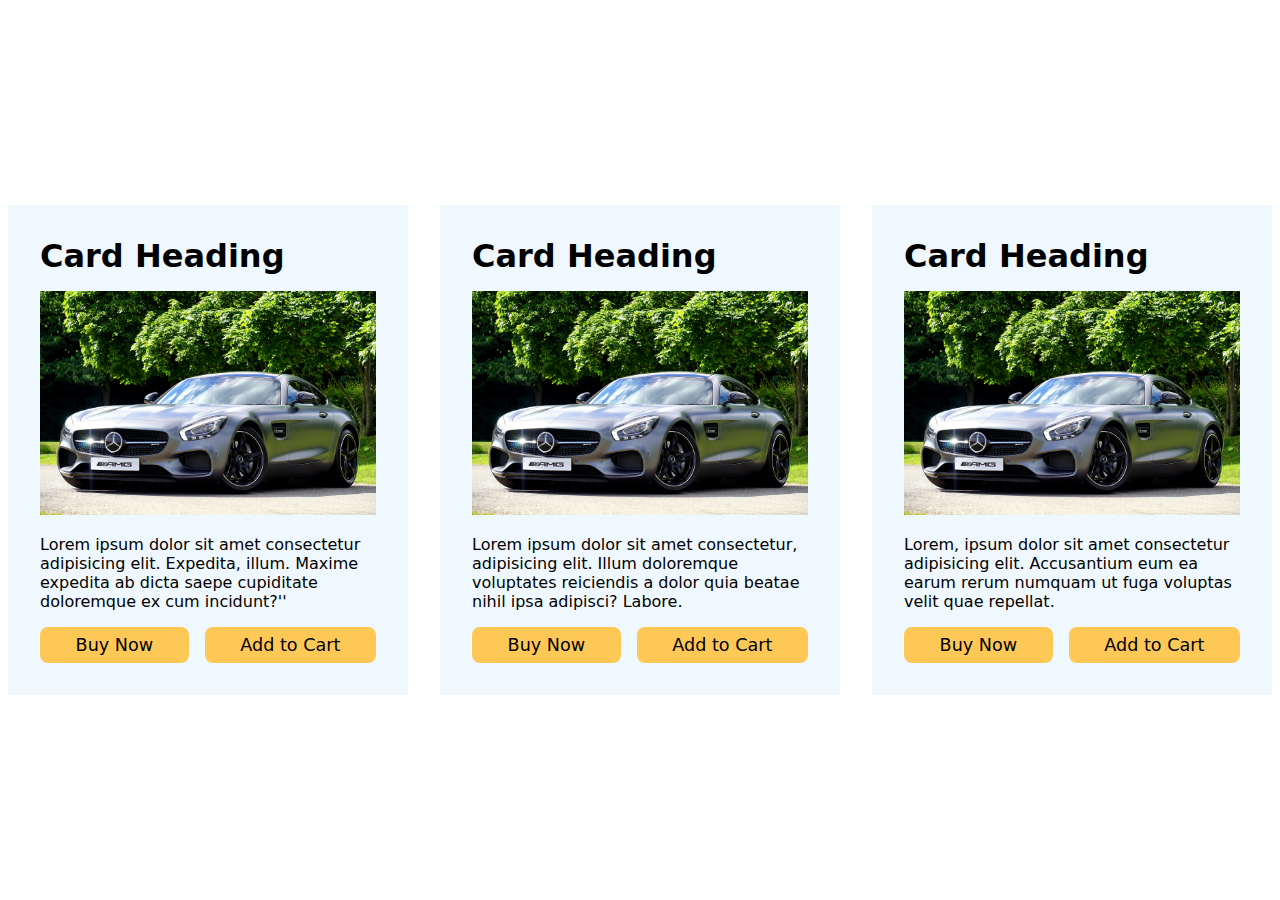
<file: ST-2.html>
<!DOCTYPE html>
<html lang="en">
<head>
  <meta charset="UTF-8">
  <meta name="viewport" content="width=device-width, initial-scale=1.0">
  <title>E - commerce Product Card</title>
  <link rel="stylesheet" href="./ST-2.css">
</head>
<body>
  <main>
    <div class="card">
        <h1>Card Heading</h1>
        <img src="./car.jpg" alt="Product image">
        <p class="desc">
          Lorem ipsum dolor sit amet consectetur adipisicing elit. Expedita, illum. Maxime expedita ab dicta saepe cupiditate doloremque ex cum incidunt?''
        </p>
        <div class="btn">
        <button>Buy Now</button>
        <button>Add to Cart</button>

        </div>
    </div>
    <div class="card">
        <h1>Card Heading</h1>
        <img src="./car.jpg" alt="Product image">
        <p class="desc">
          Lorem ipsum dolor sit amet consectetur, adipisicing elit. Illum doloremque voluptates reiciendis a dolor quia beatae nihil ipsa adipisci? Labore.
        </p>
        <div class="btn">
        <button>Buy Now</button>
        <button>Add to Cart</button>

        </div>
    </div>
    <div class="card">
        <h1>Card Heading</h1>
        <img src="./car.jpg" alt="Product image">
        <p class="desc">
          Lorem, ipsum dolor sit amet consectetur adipisicing elit. Accusantium eum ea earum rerum numquam ut fuga voluptas velit quae repellat.
        </p>
        <div class="btn">
        <button>Buy Now</button>
        <button>Add to Cart</button>

        </div>
    </div>
  </main>
</body>
</html>
</file>
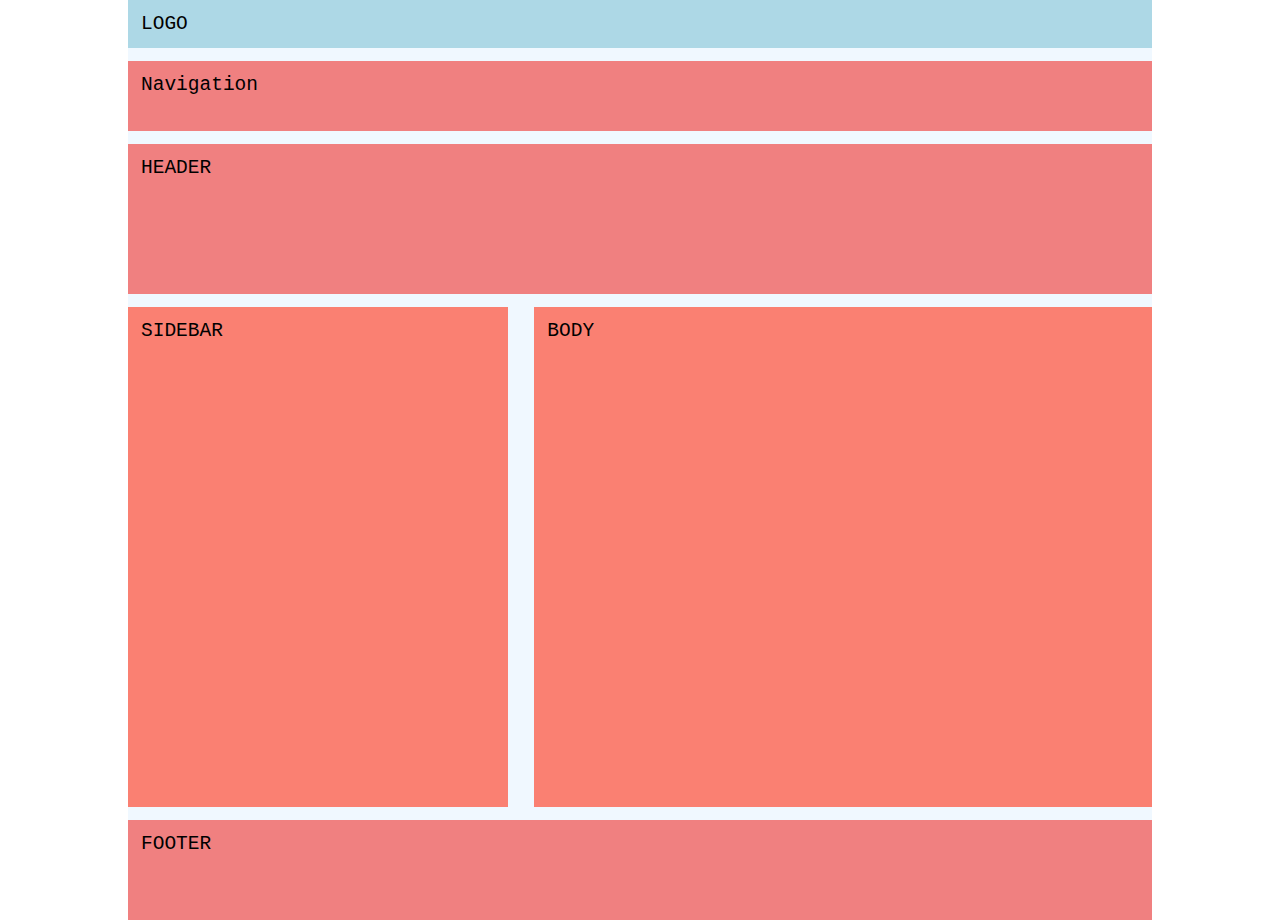
<file: classAssignment/layout1.html>
<!DOCTYPE html>
<html lang="en">
<head>
    <meta charset="UTF-8">
    <meta name="viewport" content="width=device-width, initial-scale=1.0">
    <title>Document</title>
    <link rel="stylesheet" href="style1.css">
</head>
<body>
    <main>
        <div>LOGO</div>
        <nav>Navigation</nav>
        <header>HEADER</header>
        <section class="content">
            <div>SIDEBAR</div>
            <div>BODY</div>
        </section>
        <footer>FOOTER</footer>
    </main>
</body>
</html>
</file>
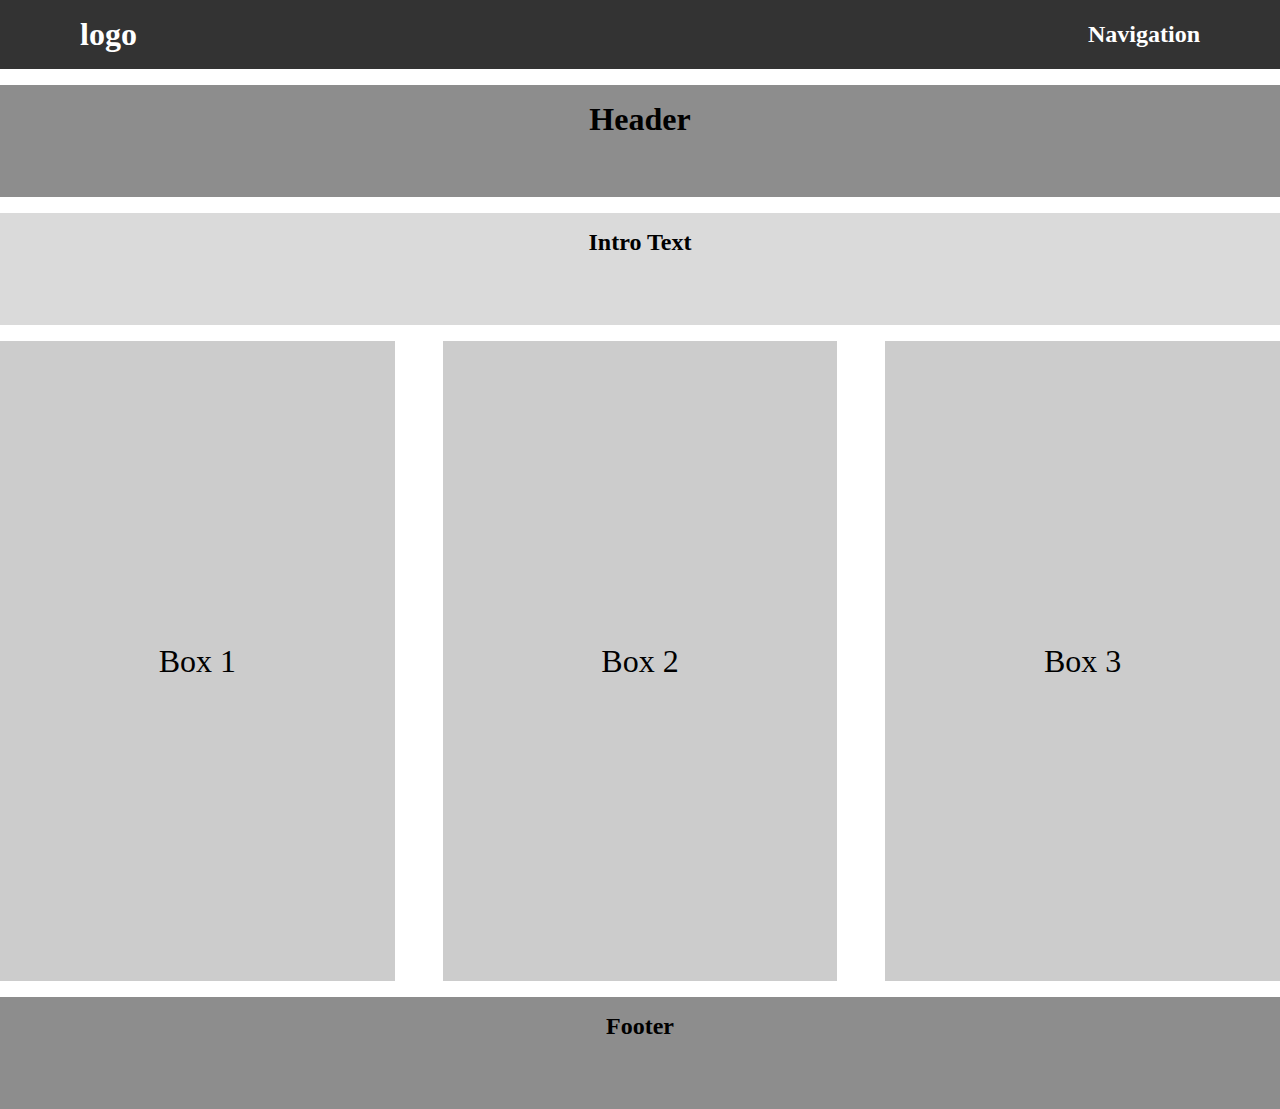
<file: classAssignment/layout2.html>
<!DOCTYPE html>
<html lang="en">
<head>
    <meta charset="UTF-8">
    <meta name="viewport" content="width=device-width, initial-scale=1.0">
    <title>Document</title>
    <style>
        * {
            margin: 0;
            padding: 0;
            box-sizing: border-box;
        }

        main {
            display: flex;
            flex-direction: column;
            gap: 1rem;
        }

        header {
            background-color: #8d8d8d;
            padding: 1rem;
            text-align: center; 
            height: 7rem;
        }

        .intro {
            background-color: #dadada;
            padding: 1rem;
            text-align: center; 
            height: 7rem;
        }

        nav {
            background-color: #333;
            color: white;
            padding: 1rem 5rem;
            display: flex;
            justify-content: space-between;
            align-items: center;
        }

        .boxes {
            display: flex;
            height: auto;
            gap: 3rem;
        }
        .box {
            flex: 1;
            font-size: 2rem;
            background-color: #ccc;
            height: 40rem;
            display: flex;
            justify-content: center;
            align-items: center;
        }

        footer {
            background-color: #8d8d8d;
            padding: 1rem;
            text-align: center; 
            height: 7rem;
        }
        

    </style>
</head>
<body>
    <main>

    <nav>
        <h1>logo</h1>
        <h2>Navigation</h2>
    </nav>
    <header>
        <h1>Header</h1>
    </header>
    <section class="intro">
        <h2>Intro Text</h2>
    </section>
    <section class="boxes">
        <div class="box">Box 1</div>
        <div class="box">Box 2</div>
        <div class="box">Box 3</div>
    </section>
    <footer>
        <h2>Footer</h2>
    </footer>

    </main>
    
</body>
</html>
</file>
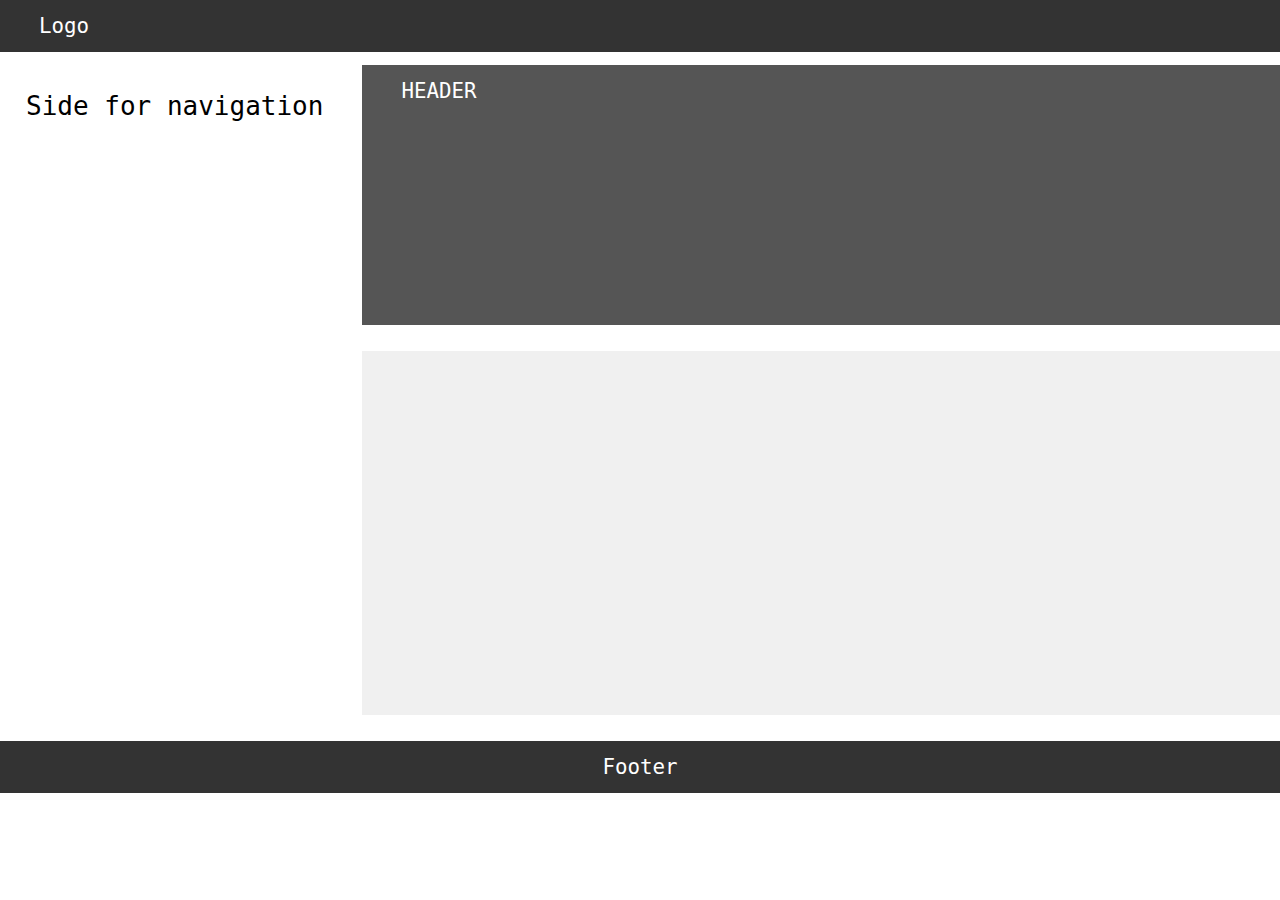
<file: classAssignment/layout3.html>
<!DOCTYPE html>
<html lang="en">
<head>
    <meta charset="UTF-8">
    <meta name="viewport" content="width=device-width, initial-scale=1.0">
    <title>Document</title>
    <style>
        * {
            margin: 0;
            padding: 0;
            box-sizing: border-box;
            font-family: monospace;
        }
        .logo {
            height: 4rem;
            background-color: #333;
            color: white;
            font-size: 1.6rem;
            padding: 1rem 3rem;
            line-height: 2rem;
        }
        section
        {
            margin-top: 1rem;
            display: flex;
            gap: 1rem;
        }
        section nav {
            font-size: 2rem;
            max-width: 30%;
            padding: 2rem;
        }
        section .content {
            flex-grow: 2;
            display: flex;
            gap: 2rem;
            flex-direction: column;
            height: 50rem;
        }
        header {
            height: 20rem;
            background-color: #555;
            color: white;
            font-size: 1.6rem;
            padding: 1rem 3rem;
            line-height: 2rem;
        }
        .main-body {
            flex: 1;
            background-color: #f0f0f0;
            padding: 2rem;
        }
        footer {
            margin-top: 2rem;
            height: 4rem;
            background-color: #333;
            color: white;
            font-size: 1.6rem;
            padding: 1rem 3rem;
            line-height: 2rem;
            text-align: center;
        }
    </style>
</head>
<body>
    <main>
        <div class="logo">Logo</div>

        <section>
            <nav>Side for navigation</nav>
            <div class="content">
                <header>HEADER</header>
                <div class="main-body"></div>
            </div>
        </section>

        <footer>Footer</footer>

    </main>
</body>
</html>
</file>
<file: style.css>
* {
    margin: 0;
    padding: 0;
    box-sizing: border-box;
    --primary: #1d3bc4;
    --primary-dark: #162a8a;
    --primary-text: #2b2c84;
    --secondary-text: #5c54a4;
}

body {
    font-family: 'Segoe UI', Tahoma, Geneva, Verdana, sans-serif;
    line-height: 1.6;
    color: #333;
    background-color: #f4f4f4;
    padding: 20px;
}

.container {
    max-width: 850px;
    margin: 0 auto;
    background-color: #fff;
    box-shadow: 0 0 20px rgba(0, 0, 0, 0.1);
}

.meta {
    color: #666;
    font-style: italic;
    margin-bottom: 10px;
    font-size: 0.95em;
}

ul:not(.skills ul) {
    margin-left: 20px;
}

/* Header Section */
header {
    padding: 40px;
    text-align: center;
}

header h1 {
    font-size: 2.5em;
    margin-bottom: 10px;
    font-weight: 600;
    border-bottom: 2px solid var(--primary-dark);
    color: #000;
}

.contact {
    display: flex;
    justify-content: center;
    flex-wrap: wrap;
    font-size: 0.95em;
    margin-bottom: .5rem;
}
.links {
    display: flex;
    align-items: center;
    justify-content: center;
    gap: 1rem;
}

.links a {
    color: var(--primary);
    text-decoration: none;
    display: inline-flex;
    align-items: center;
    justify-content: center;
}

.icon{
    display: inline-flex;
    align-items: center;
    justify-content: center;
    margin-right: .2rem;  
}

.icon svg{
    height: 1.5rem;
    width: 1.5rem;
}

.icon.linkedin svg {
    fill: #0A66C2;
}

.icon.codechef svg {
    fill: #5e2804;
}

.content {
    padding: 0 2.5rem 2.5rem 2.5rem;
}

section {
    margin-bottom: 1.5rem;
}

section h2 {
    color: var(--primary-text);
    font-size: 1.5em;
    margin-bottom: 15px;
    padding-bottom: 8px;
    border-bottom: 2px solid var(--primary-text);
}

.skill-category h3 {
    color: var(--secondary-text);
    font-size: 1.1em;
}
.skill-category {
    margin-bottom: 1rem;
}


.skill-category p {
    padding-left: 1rem;
    position: relative;
}

.skill-category p::before {
    content: "▹";
    position: absolute;
    left: 0;
    color: var(--secondary-text);
    font-weight: bold;
}

.education-item,
.project-item {
    margin-bottom: 25px;
}

.education-item h3,
.project-item h3 {
    color: #333;
    font-size: 1.2em;
    margin-bottom: 5px;
}


.project-item ul {
    margin-left: 20px;
    margin-top: 10px;
}

.project-item li {
    margin-bottom: 8px;
    color: #555;
}

.project-item .tech-stack {
    display: inline-flex;
    gap: 8px;
    flex-wrap: wrap;
    margin-top: 8px;
}

.tech-stack span {
    background-color: #f0f0f0;
    padding: 4px 12px;
    border-radius: 15px;
    font-size: 0.85em;
    color: #5c54a4;
    font-weight: 600;
    letter-spacing: .3px;
    border: 1px solid #e0e0e0;
}

/* Print Styles */
@media print {
    body {
        background-color: white;
        padding: 0;
    }

    .container {
        box-shadow: none;
        max-width: 100%;
    }
}
</file>
<file: project/style.css>
* {
    margin: 0;
    font-family: Arial;
    border: border-box;
}

html {
    scroll-behavior:smooth;
}

.navbar {
    height: 60px;
    width: 100vw;
    background-color: #0f1111;
    color: white;
    display: flex;
    align-items: center;
    justify-content: space-evenly;
    position: fixed;
}

.nav-logo {
    height: 50px;
    width: 100px;
}

.logo {
    background-image: url('logo.png');
    background-size: cover;
    margin-top: 1rem;
    height: 30px;
    width: 100%;
}

.border {
    border: 1.5px solid transparent;
}

.border:hover {
    border: 1.5px solid white;
}

.add-first {
    color: #cccccc;
    font-size: 0.85rem;
    margin-left: 15px;
}

.add-second {
    font-size: 1rem;
    margin-left: 3px;
}

.add-icon {
    display: flex;
    align-items: center;
}

.nav-search {
    display: flex;
    justify-content: space-evenly;
    background-color: pink;
    width: 620px;
    height: 40px;
    border-radius: 4px;
}

.search-select {
    background-color: #f3f3f3;
    width: 50px;
    text-align: center;
    border-top-left-radius: 4px;
    border-bottom-left-radius: 4px;
    border: none;
}

.search-input {
    width: 100%;
    font-size: 1rem;
    border: none;
}

.search-icon {
    width: 45px;
    display: flex;
    justify-content: center;
    align-items: center;
    font-size: 1.2rem;
    background-color: #febd68;
    border-top-right-radius: 4px;
    border-bottom-right-radius: 4px;
    color: #0f1111;
}

.nav-search:hover {
    border: 2px solid orange;
}

span {
    font-size: 0.7rem;
}

.nav-second {
    font-size: 0.85rem;
    font-weight: 700;
}

.nav-cart i {
    font-size: 30px;
}

.nav-cart {
    font-size: 0.85rem;
    font-weight: 700;
}

.panel {
    height: 40px;
    background-color: #222f3d;
    display: flex;
    color: white;
    align-items: center;
    justify-content: space-evenly;
}

.panel-ops p {
    display: inline;
    margin-left: 15px;
}

.panel-ops {
    width: 70%;
    font-size: 0.85rem;
}

.panel-deals {
    font-size: 0.9rem;
    font-weight: 700;
}

.hero-section {
    background: url('https://images.unsplash.com/photo-1633174524827-db00a6b7bc74?ixlib=rb-4.0.3&auto=format&fit=crop&w=1600&q=80');
    background-position: center;
    height: 350px;
    display: flex;
    justify-content: center;
    align-items: flex-end;
    position: relative;
}


.hero-msg {
    background-color: white;
    color: black;
    height: 40px;
    display: flex;
    align-items: center;
    justify-content: center;
    font-size: 0.85rem;
    width: 80%;
    margin-bottom: 25px;
}

.hero-msg a {
    color: #007185;
}

.shop-section {
    display: flex;
    flex-wrap: wrap;
    justify-content: space-evenly;
    background-color: #e2e7e6;
    padding-bottom: 1rem;
}

.box {
    height: 400px;
    width: 23%;
    background-color: white;
    padding: 20px 0px 15px;
    margin-top: 15px;
}

.box-img {
    height: 300px;
    background-size: cover;
    margin-top: 1rem;
    margin-bottom: 1rem;
}

.box-content {
    margin-left: 1rem;
    margin-right: 1rem;
}

.box-content p {
    color: #007185;
}


.foot-panel1 {
    background-color: #37475a;
    color: white;
    height: 50px;
    display: flex;
    justify-content: center;
    align-items: center;
    font-size: 0.85rem;
}

.foot-panel2 {
    background-color: #222f3d;
    color: white;
    height: 300px;
    display: flex;
    justify-content: space-evenly;
}

ul {
    margin-top: 20px;
}

ul a {
    display: block;
    font-size: 0.85rem;
    margin-top: 10px;
    color: #dddddd;
}

.foot-panel3 {
    background-color: #222f3d;
    color: white;
    border-top: 0.5px solid white;
    height: 70px;
    display: flex;
    justify-content: center;
    align-items: center;
}

.foot-panel3 .logo {
    background-image: url('logo.png');
    background-size: cover;
    height: 30px;
    width: 100px;
}

.foot-panel4 {
    background-color: #0f1111;
    color: white;
    height: 80px;
    font-size: 0.7rem;
    text-align: center;
}

.pages {
    padding-top: 25px;
}

.copyright {
    padding-top: 5px;
}

.panel {
    padding-top: 65px;
}

.foot-panel1 a {
    color: #fff;
    font-size: 0.9rem;
    text-decoration: none;
}
</file>
<file: ST-2.css>
* {
    margin: 0;
    padding: 0;
    box-sizing: border-box;
    font-family: sans, sans-serif;
}
main {
    display: grid;
    grid-template-columns: repeat(3, 1fr);
    gap: 1rem;
    justify-items: center;
    align-items: center;
    height: 100vh;  
}

h1{
    margin-bottom: 1rem;
}
.card {
    max-width: 400px;
    width: fit-content;
    height: fit-content;
    padding: 2rem;
    background-color: aliceblue;
}

.card img {
    width: 100%;
}

.desc {
    margin: 1rem 0;
    font-size: 1rem;;
}

.btn {
    display: flex;
    align-items: center;
    justify-content: space-around;
    gap:1rem;
}

button {
    padding: .5rem 1.2rem;
    background-color: rgb(253, 200, 86);
    border: none;
    font-size: 1.1rem;
    flex-grow: 1;
    border-radius: .5rem;
}
@media (max-width: 1200px) {
    main {
        grid-template-columns: 1fr 1fr;
        margin: 0 100px;
    }
}

@media (max-width: 768px) {
    main {
        grid-template-columns: 1fr;
        margin: 0 50px;
    }
}
</file>
<file: classAssignment/style1.css>
*{ 
    margin: 0;
    padding: 0;
    box-sizing: border-box;
    font-family: monospace;
}


main {
    display: flex;
    flex-direction: column;
    flex-wrap: wrap;
    gap: 1rem;
    font-size: 1.5rem;
    width: 80vw;
    margin: 0 auto;
    background-color: aliceblue;
}

div {
    background-color: lightblue;
    padding: 1rem;
}

header, footer, nav {
    background-color: lightcoral;
    padding: 1rem;

}

section {
    display: flex;
    gap: 2rem;
}

section > div:nth-child(1) {
    flex-grow: 1;
}

section > div:nth-child(2) {
    flex-grow: 2;
}

section > div {
    background-color: salmon;
    height: 500px;
}

nav {
    height: 70px;
}
header {
    height: 150px;
}

footer {
    height: 100px;
}
</file>
